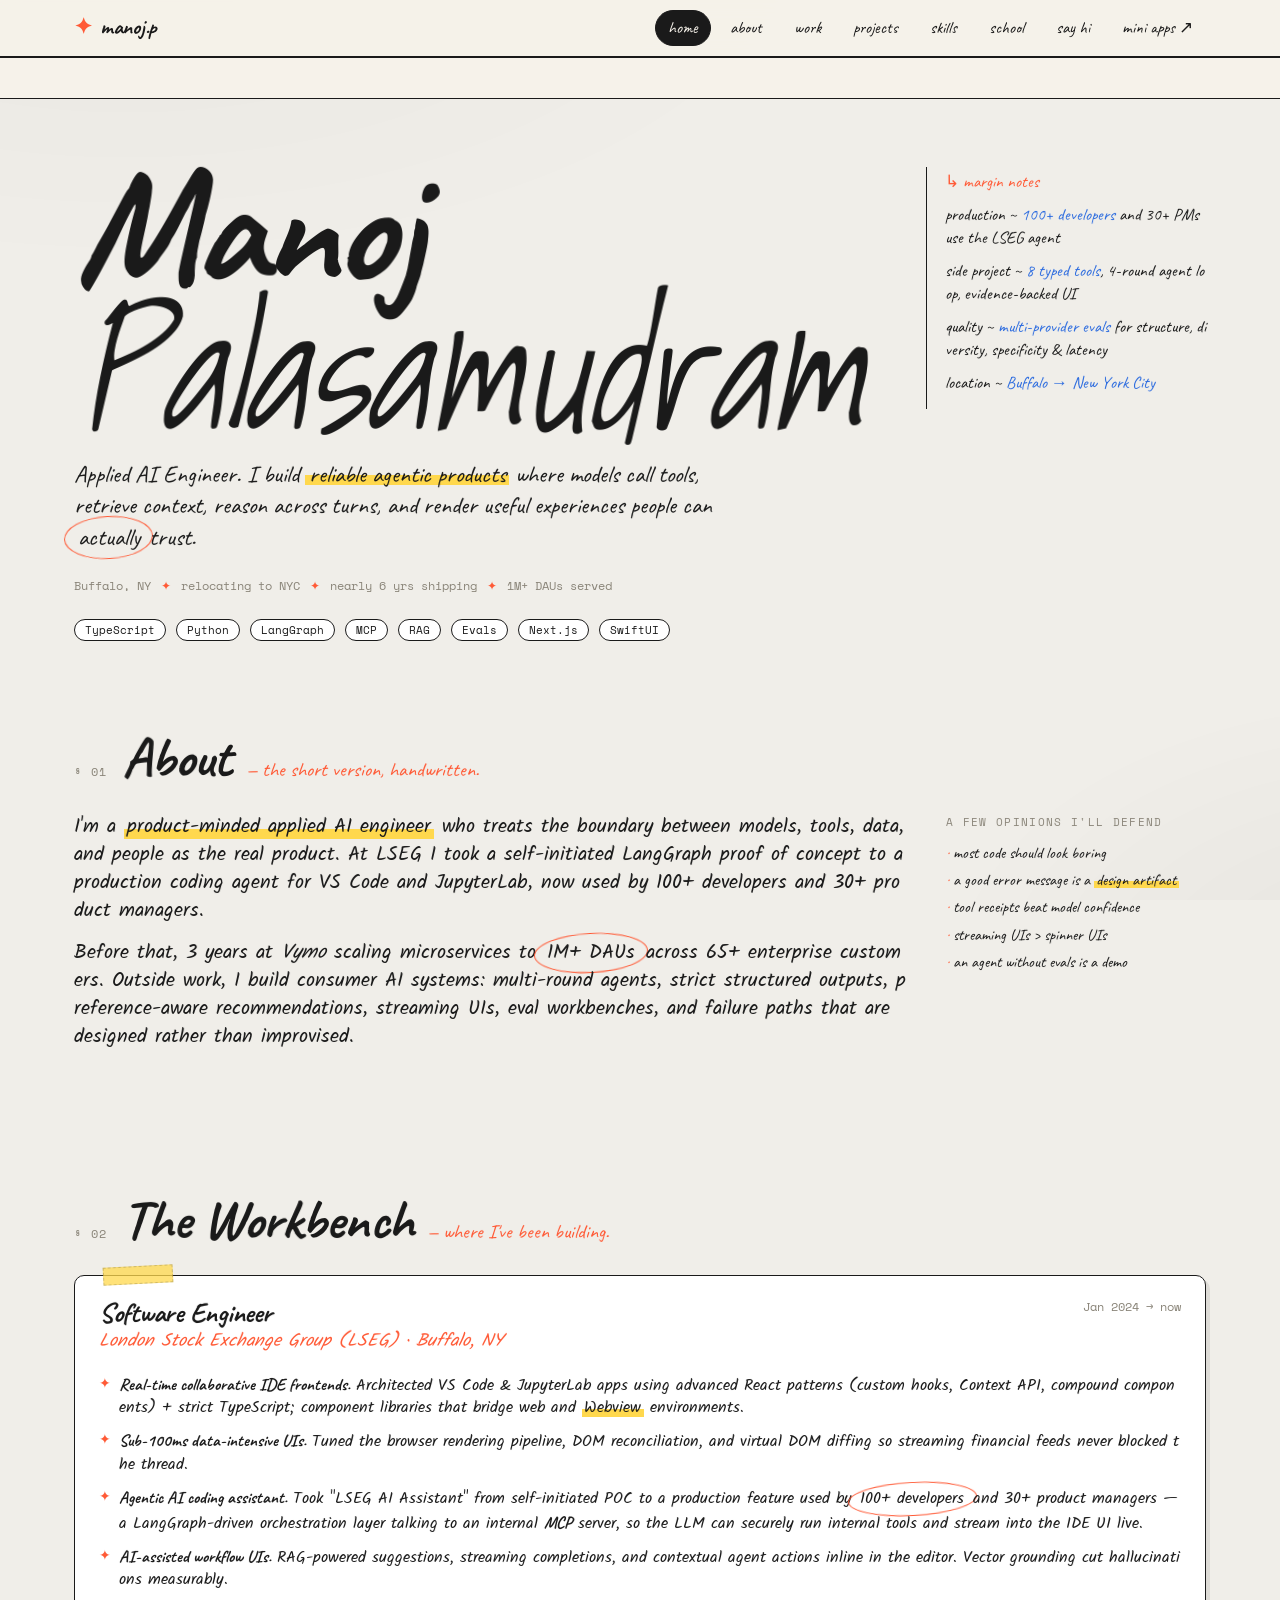
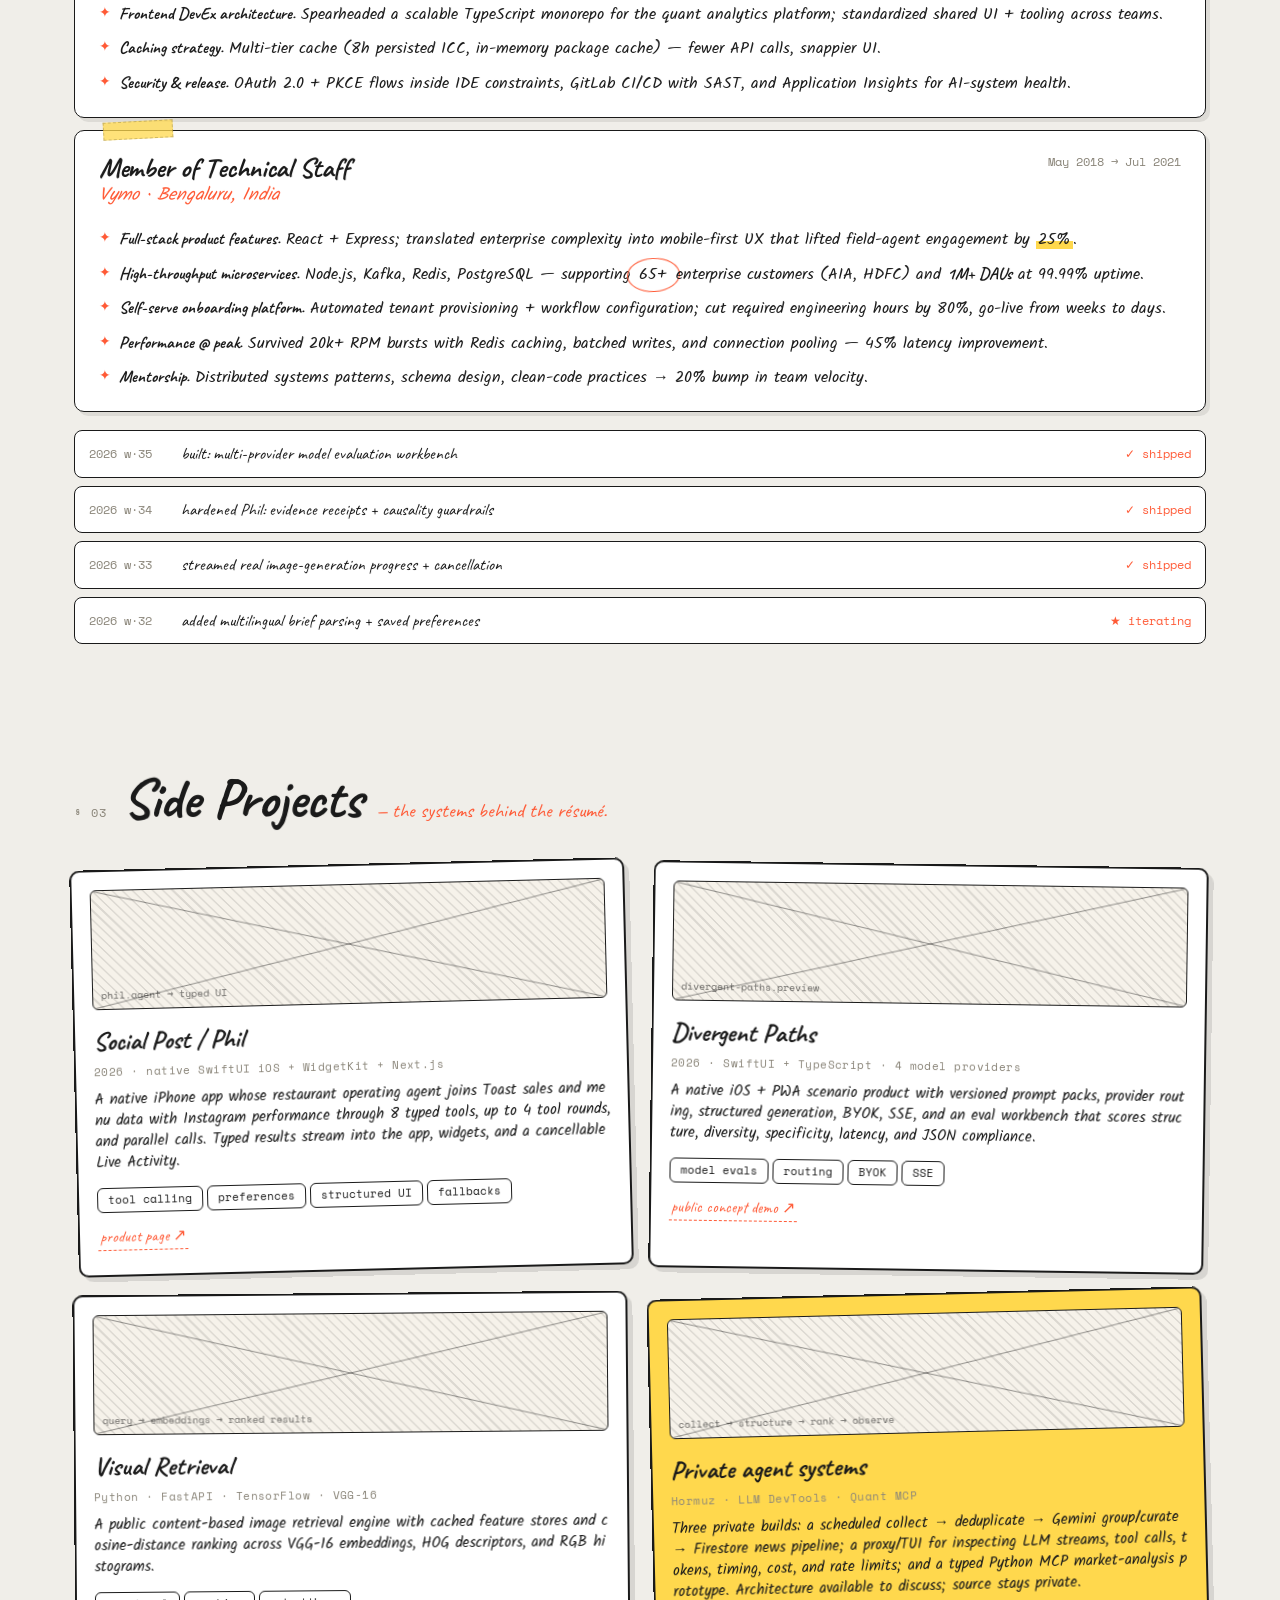
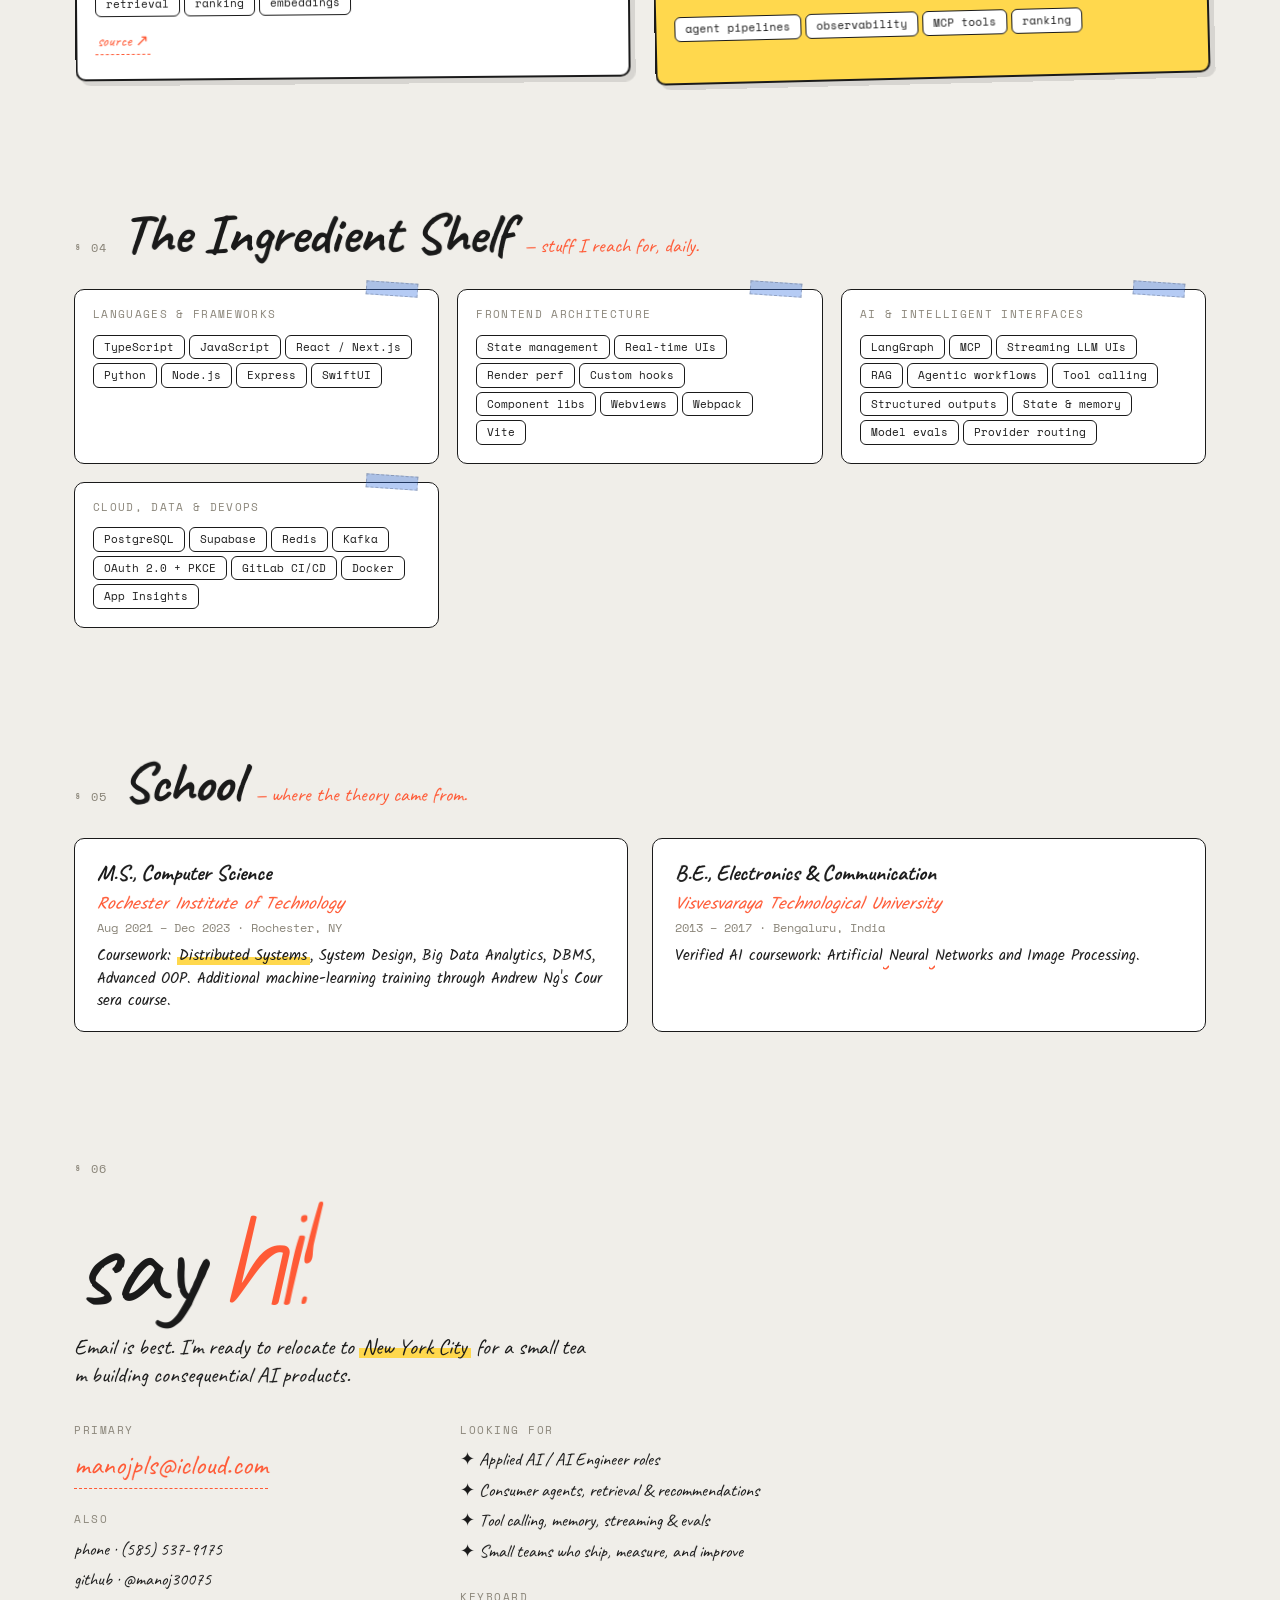
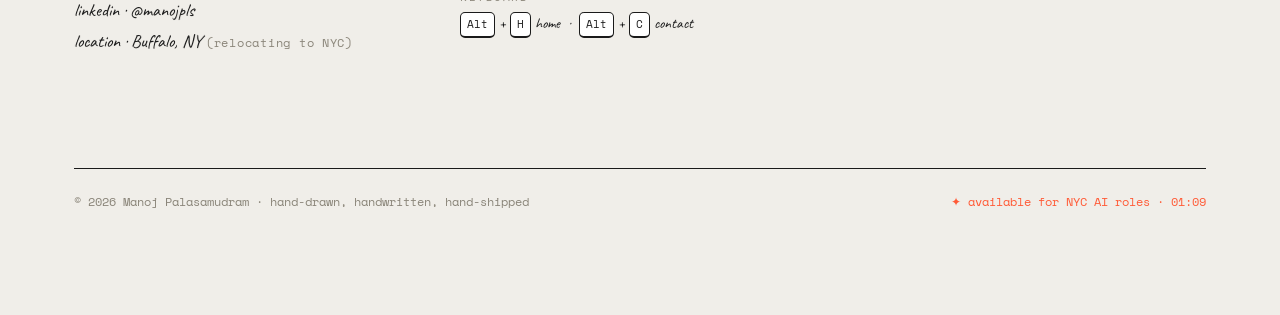
<file: index.html>
<!DOCTYPE html>
<html lang="en">
<head>
    <meta charset="UTF-8">
    <meta name="viewport" content="width=device-width, initial-scale=1.0">
    <meta name="description" content="Manoj Palasamudram — Applied AI Engineer building production agents, tool-calling systems, RAG, retrieval, evaluations, and streaming product experiences in TypeScript and Python.">
    <meta name="keywords" content="Applied AI Engineer, AI Engineer, TypeScript, Python, LangGraph, MCP, RAG, LLM evaluations, tool calling, retrieval, streaming AI, LSEG, New York City">
    <meta name="theme-color" content="#f6f2ea">
    <link rel="canonical" href="https://manoj30075.github.io/my-portfolio-new/">
    <link rel="icon" href='data:image/svg+xml,<svg xmlns="http://www.w3.org/2000/svg" viewBox="0 0 100 100"><rect width="100" height="100" rx="18" fill="%23f6f2ea"/><text x="50" y="70" font-size="72" text-anchor="middle" fill="%23ff5a36" font-family="Caveat, cursive" font-weight="700">m</text></svg>'>

    <meta property="og:type" content="website">
    <meta property="og:title" content="Manoj Palasamudram | Applied AI Engineer">
    <meta property="og:description" content="Production agents, tool calling, retrieval, evaluations, streaming UI, and consumer AI products.">
    <meta property="og:url" content="https://manoj30075.github.io/my-portfolio-new/">
    <meta name="twitter:card" content="summary">
    <meta name="twitter:title" content="Manoj Palasamudram | Applied AI Engineer">
    <meta name="twitter:description" content="Production agents, tool calling, retrieval, evaluations, and streaming AI product experiences.">

    <title>Manoj Palasamudram · Applied AI Engineer</title>

    <link rel="preconnect" href="https://fonts.googleapis.com">
    <link rel="preconnect" href="https://fonts.gstatic.com" crossorigin>
    <link href="https://fonts.googleapis.com/css2?family=Caveat:wght@400;600;700&family=Kalam:wght@300;400;700&family=Shadows+Into+Light&family=Space+Mono:wght@400;700&display=swap" rel="stylesheet">
    <link rel="stylesheet" href="style.css">

    <script type="application/ld+json">
    {
      "@context": "https://schema.org",
      "@type": "Person",
      "name": "Manoj Palasamudram",
      "jobTitle": "Applied AI Engineer",
      "url": "https://manoj30075.github.io/my-portfolio-new/",
      "email": "mailto:manojpls@icloud.com",
      "telephone": "+1-585-537-9175",
      "address": { "@type": "PostalAddress", "addressLocality": "Buffalo", "addressRegion": "NY", "addressCountry": "US" },
      "sameAs": [
        "https://github.com/manoj30075",
        "https://www.linkedin.com/in/manojpls"
      ]
    }
    </script>
</head>
<body>
    <a class="skip-link" href="#main">Skip to content</a>

    <nav class="top-nav" aria-label="Primary">
        <div class="nav-inner">
            <a href="#home" class="nav-brand"><span class="brand-mark">✦</span> manoj.p</a>
            <a href="#home" class="active">home</a>
            <a href="#about">about</a>
            <a href="#experience">work</a>
            <a href="#projects">projects</a>
            <a href="#skills">skills</a>
            <a href="#education">school</a>
            <a href="#contact">say hi</a>
            <a href="apps.html">mini apps ↗</a>
        </div>
    </nav>

    <div class="marquee" aria-hidden="true">
        <div class="marquee-track">
            <span>✦ now · shipping a production LangGraph + MCP agent @ LSEG</span>
            <span>✦ building · Phil, a tool-using restaurant operating agent</span>
            <span>✦ evaluating · OpenAI, Gemini, Anthropic & Apple models side by side</span>
            <span>✦ relocating · New York City for the right AI team</span>
            <span>✦ evidence over vibes · typed outputs, evals, traces, graceful failure</span>
            <span>✦ now · shipping a production LangGraph + MCP agent @ LSEG</span>
            <span>✦ building · Phil, a tool-using restaurant operating agent</span>
        </div>
    </div>

    <main id="main" class="container" role="main">

        <!-- ── HERO ────────────────────────────────────────────── -->
        <header class="hero" id="home">
            <div class="hero-grid">
                <div>
                    <h1 class="hero-name">
                        <span class="given">Manoj</span>
                        <span class="family">Palasamudram</span>
                    </h1>
                    <p class="hero-tag">
                        Applied AI Engineer. I build <span class="highlight">reliable agentic products</span>
                        where models call tools, retrieve context, reason across turns, and render
                        useful experiences people can <span class="circled">actually</span> trust.
                    </p>
                    <div class="hero-meta">
                        <span>Buffalo, NY</span>
                        <span class="dot">✦</span>
                        <span>relocating to NYC</span>
                        <span class="dot">✦</span>
                        <span>nearly 6 yrs shipping</span>
                        <span class="dot">✦</span>
                        <span>1M+ DAUs served</span>
                    </div>
                    <div class="hero-tags">
                        <span class="tag">TypeScript</span>
                        <span class="tag">Python</span>
                        <span class="tag">LangGraph</span>
                        <span class="tag">MCP</span>
                        <span class="tag">RAG</span>
                        <span class="tag">Evals</span>
                        <span class="tag">Next.js</span>
                        <span class="tag">SwiftUI</span>
                    </div>
                </div>

                <aside class="margin-notes" aria-label="Margin notes">
                    <span class="mn-heading">↳ margin notes</span>
                    <span class="mn-row">production&nbsp;~ <em>100+ developers</em> and 30+ PMs use the LSEG agent</span>
                    <span class="mn-row">side project&nbsp;~ <em>8 typed tools</em>, 4-round agent loop, evidence-backed UI</span>
                    <span class="mn-row">quality&nbsp;~ <em>multi-provider evals</em> for structure, diversity, specificity & latency</span>
                    <span class="mn-row">location&nbsp;~ <em>Buffalo → New York City</em></span>
                </aside>
            </div>
        </header>

        <!-- ── ABOUT ───────────────────────────────────────────── -->
        <section class="about" id="about" aria-labelledby="about-heading">
            <div class="section-head">
                <span class="section-kicker">§ 01</span>
                <h2 id="about-heading">About</h2>
                <span class="section-dek">— the short version, handwritten.</span>
            </div>

            <div class="about-body">
                <div>
                    <p>
                        I'm a <span class="highlight">product-minded applied AI engineer</span> who treats
                        the boundary between models, tools, data, and people as the real product.
                        At LSEG I took a self-initiated LangGraph proof of concept to a production
                        coding agent for VS&nbsp;Code and JupyterLab, now used by 100+ developers
                        and 30+ product managers.
                    </p>
                    <p>
                        Before that, 3 years at <em>Vymo</em> scaling microservices to
                        <span class="circled">1M+ DAUs</span> across 65+ enterprise
                        customers. Outside work, I build consumer AI systems: multi-round agents,
                        strict structured outputs, preference-aware recommendations, streaming UIs,
                        eval workbenches, and failure paths that are designed rather than improvised.
                    </p>
                </div>

                <div class="opinions">
                    <h4>A few opinions I'll defend</h4>
                    <ul>
                        <li>most code should look boring</li>
                        <li>a good error message is a <span class="highlight">design artifact</span></li>
                        <li>tool receipts beat model confidence</li>
                        <li>streaming UIs &gt; spinner UIs</li>
                        <li>an agent without evals is a demo</li>
                    </ul>
                </div>
            </div>
        </section>

        <!-- ── EXPERIENCE (workbench) ──────────────────────────── -->
        <section class="experience" id="experience" aria-labelledby="experience-heading">
            <div class="section-head">
                <span class="section-kicker">§ 02</span>
                <h2 id="experience-heading">The Workbench</h2>
                <span class="section-dek">— where I've been building.</span>
            </div>

            <div class="workbench">
                <article class="job">
                    <div class="job-header">
                        <div>
                            <h3>Software Engineer</h3>
                            <div class="company">London Stock Exchange Group (LSEG) · Buffalo, NY</div>
                        </div>
                        <div class="period">Jan 2024 → now</div>
                    </div>
                    <ul class="achievements">
                        <li>
                            <strong>Real-time collaborative IDE frontends.</strong>
                            Architected VS&nbsp;Code & JupyterLab apps using advanced React patterns
                            (custom hooks, Context API, compound components) + strict TypeScript;
                            component libraries that bridge web and <span class="highlight">Webview</span> environments.
                        </li>
                        <li>
                            <strong>Sub-100ms data-intensive UIs.</strong>
                            Tuned the browser rendering pipeline, DOM reconciliation, and virtual
                            DOM diffing so streaming financial feeds never blocked the thread.
                        </li>
                        <li>
                            <strong>Agentic AI coding assistant.</strong>
                            Took "LSEG AI Assistant" from self-initiated POC to a production feature
                            used by <span class="circled">100+ developers</span> and 30+ product managers — a LangGraph-driven
                            orchestration layer talking to an internal <strong>MCP</strong> server,
                            so the LLM can securely run internal tools and stream into the IDE UI live.
                        </li>
                        <li>
                            <strong>AI-assisted workflow UIs.</strong>
                            RAG-powered suggestions, streaming completions, and contextual agent
                            actions inline in the editor. Vector grounding cut hallucinations measurably.
                        </li>
                        <li>
                            <strong>Frontend DevEx architecture.</strong>
                            Spearheaded a scalable TypeScript monorepo for the quant analytics
                            platform; standardized shared UI + tooling across teams.
                        </li>
                        <li>
                            <strong>Caching strategy.</strong>
                            Multi-tier cache (8h persisted ICC, in-memory package cache) —
                            fewer API calls, snappier UI.
                        </li>
                        <li>
                            <strong>Security & release.</strong>
                            OAuth&nbsp;2.0 + PKCE flows inside IDE constraints, GitLab CI/CD with
                            SAST, and Application Insights for AI-system health.
                        </li>
                    </ul>
                </article>

                <article class="job">
                    <div class="job-header">
                        <div>
                            <h3>Member of Technical Staff</h3>
                            <div class="company">Vymo · Bengaluru, India</div>
                        </div>
                        <div class="period">May 2018 → Jul 2021</div>
                    </div>
                    <ul class="achievements">
                        <li>
                            <strong>Full-stack product features.</strong>
                            React + Express; translated enterprise complexity into mobile-first UX
                            that lifted field-agent engagement by <span class="highlight">25%</span>.
                        </li>
                        <li>
                            <strong>High-throughput microservices.</strong>
                            Node.js, Kafka, Redis, PostgreSQL — supporting <span class="circled">65+</span>
                            enterprise customers (AIA, HDFC) and <strong>1M+ DAUs</strong> at 99.99% uptime.
                        </li>
                        <li>
                            <strong>Self-serve onboarding platform.</strong>
                            Automated tenant provisioning + workflow configuration; cut required
                            engineering hours by 80%, go-live from weeks to days.
                        </li>
                        <li>
                            <strong>Performance @ peak.</strong>
                            Survived 20k+ RPM bursts with Redis caching, batched writes, and
                            connection pooling — 45% latency improvement.
                        </li>
                        <li>
                            <strong>Mentorship.</strong>
                            Distributed systems patterns, schema design, clean-code practices
                            → 20% bump in team velocity.
                        </li>
                    </ul>
                </article>
            </div>

            <!-- mini weekly log in the Workshop spirit -->
            <div class="log-list" aria-label="Recent workbench log">
                <div class="log-row">
                    <span class="wk">2026 w·35</span>
                    <span class="what">built: multi-provider model evaluation workbench</span>
                    <span class="state">✓ shipped</span>
                </div>
                <div class="log-row">
                    <span class="wk">2026 w·34</span>
                    <span class="what">hardened Phil: evidence receipts + causality guardrails</span>
                    <span class="state">✓ shipped</span>
                </div>
                <div class="log-row">
                    <span class="wk">2026 w·33</span>
                    <span class="what">streamed real image-generation progress + cancellation</span>
                    <span class="state">✓ shipped</span>
                </div>
                <div class="log-row">
                    <span class="wk">2026 w·32</span>
                    <span class="what">added multilingual brief parsing + saved preferences</span>
                    <span class="state">★ iterating</span>
                </div>
            </div>
        </section>

        <!-- ── PROJECTS ────────────────────────────────────────── -->
        <section class="projects" id="projects" aria-labelledby="projects-heading">
            <div class="section-head">
                <span class="section-kicker">§ 03</span>
                <h2 id="projects-heading">Side Projects</h2>
                <span class="section-dek">— the systems behind the résumé.</span>
            </div>

            <div class="project-wall">
                <article class="project-card">
                    <div class="project-sketch"><span class="sketch-label">phil.agent → typed UI</span></div>
                    <h3>Social Post / Phil</h3>
                    <p class="project-meta">2026 · native SwiftUI iOS + WidgetKit + Next.js</p>
                    <p>A native iPhone app whose restaurant operating agent joins Toast sales and menu data with Instagram performance through 8 typed tools, up to 4 tool rounds, and parallel calls. Typed results stream into the app, widgets, and a cancellable Live Activity.</p>
                    <div class="project-tags">
                        <span class="chip">tool calling</span><span class="chip">preferences</span><span class="chip">structured UI</span><span class="chip">fallbacks</span>
                    </div>
                    <div class="project-links">
                        <a href="https://manoj30075.github.io/social-post-site/" target="_blank" rel="noopener noreferrer">product page ↗</a>
                    </div>
                </article>

                <article class="project-card">
                    <div class="project-sketch"><span class="sketch-label">divergent-paths.preview</span></div>
                    <h3>Divergent Paths</h3>
                    <p class="project-meta">2026 · SwiftUI + TypeScript · 4 model providers</p>
                    <p>A native iOS + PWA scenario product with versioned prompt packs, provider routing, structured generation, BYOK, SSE, and an eval workbench that scores structure, diversity, specificity, latency, and JSON compliance.</p>
                    <div class="project-tags">
                        <span class="chip">model evals</span><span class="chip">routing</span><span class="chip">BYOK</span><span class="chip">SSE</span>
                    </div>
                    <div class="project-links">
                        <a href="https://the-road-not-taken.netlify.app/" target="_blank" rel="noopener noreferrer">public concept demo ↗</a>
                    </div>
                </article>

                <article class="project-card">
                    <div class="project-sketch"><span class="sketch-label">query → embeddings → ranked results</span></div>
                    <h3>Visual Retrieval</h3>
                    <p class="project-meta">Python · FastAPI · TensorFlow · VGG-16</p>
                    <p>A public content-based image retrieval engine with cached feature stores and cosine-distance ranking across VGG-16 embeddings, HOG descriptors, and RGB histograms.</p>
                    <div class="project-tags">
                        <span class="chip">retrieval</span><span class="chip">ranking</span><span class="chip">embeddings</span>
                    </div>
                    <div class="project-links">
                        <a href="https://github.com/manoj30075/CBIR" target="_blank" rel="noopener noreferrer">source ↗</a>
                    </div>
                </article>

                <article class="project-card accent-card">
                    <div class="project-sketch"><span class="sketch-label">collect → structure → rank → observe</span></div>
                    <h3>Private agent systems</h3>
                    <p class="project-meta">Hormuz · LLM DevTools · Quant MCP</p>
                    <p>Three private builds: a scheduled collect → deduplicate → Gemini group/curate → Firestore news pipeline; a proxy/TUI for inspecting LLM streams, tool calls, tokens, timing, cost, and rate limits; and a typed Python MCP market-analysis prototype. Architecture available to discuss; source stays private.</p>
                    <div class="project-tags">
                        <span class="chip">agent pipelines</span><span class="chip">observability</span><span class="chip">MCP tools</span><span class="chip">ranking</span>
                    </div>
                </article>
            </div>
        </section>

        <!-- ── SKILLS (ingredient shelf) ───────────────────────── -->
        <section class="skills" id="skills" aria-labelledby="skills-heading">
            <div class="section-head">
                <span class="section-kicker">§ 04</span>
                <h2 id="skills-heading">The Ingredient Shelf</h2>
                <span class="section-dek">— stuff I reach for, daily.</span>
            </div>

            <div class="shelf">
                <div class="shelf-row">
                    <h4>Languages & Frameworks</h4>
                    <div class="shelf-body">
                        <span class="chip">TypeScript</span>
                        <span class="chip">JavaScript</span>
                        <span class="chip">React / Next.js</span>
                        <span class="chip">Python</span>
                        <span class="chip">Node.js</span>
                        <span class="chip">Express</span>
                        <span class="chip">SwiftUI</span>
                    </div>
                </div>

                <div class="shelf-row">
                    <h4>Frontend Architecture</h4>
                    <div class="shelf-body">
                        <span class="chip">State management</span>
                        <span class="chip">Real-time UIs</span>
                        <span class="chip">Render perf</span>
                        <span class="chip">Custom hooks</span>
                        <span class="chip">Component libs</span>
                        <span class="chip">Webviews</span>
                        <span class="chip">Webpack</span>
                        <span class="chip">Vite</span>
                    </div>
                </div>

                <div class="shelf-row">
                    <h4>AI & Intelligent Interfaces</h4>
                    <div class="shelf-body">
                        <span class="chip">LangGraph</span>
                        <span class="chip">MCP</span>
                        <span class="chip">Streaming LLM UIs</span>
                        <span class="chip">RAG</span>
                        <span class="chip">Agentic workflows</span>
                        <span class="chip">Tool calling</span>
                        <span class="chip">Structured outputs</span>
                        <span class="chip">State & memory</span>
                        <span class="chip">Model evals</span>
                        <span class="chip">Provider routing</span>
                    </div>
                </div>

                <div class="shelf-row">
                    <h4>Cloud, Data & DevOps</h4>
                    <div class="shelf-body">
                        <span class="chip">PostgreSQL</span>
                        <span class="chip">Supabase</span>
                        <span class="chip">Redis</span>
                        <span class="chip">Kafka</span>
                        <span class="chip">OAuth 2.0 + PKCE</span>
                        <span class="chip">GitLab CI/CD</span>
                        <span class="chip">Docker</span>
                        <span class="chip">App Insights</span>
                    </div>
                </div>
            </div>
        </section>

        <!-- ── EDUCATION ───────────────────────────────────────── -->
        <section class="education" id="education" aria-labelledby="edu-heading">
            <div class="section-head">
                <span class="section-kicker">§ 05</span>
                <h2 id="edu-heading">School</h2>
                <span class="section-dek">— where the theory came from.</span>
            </div>

            <div class="edu-grid">
                <div class="edu-item">
                    <h4>M.S., Computer Science</h4>
                    <div class="institution">Rochester Institute of Technology</div>
                    <div class="period">Aug 2021 – Dec 2023 · Rochester, NY</div>
                    <div class="coursework">
                        Coursework: <span class="highlight">Distributed Systems</span>, System Design,
                        Big Data Analytics, DBMS, Advanced OOP. Additional machine-learning training
                        through Andrew Ng's Coursera course.
                    </div>
                </div>

                <div class="edu-item">
                    <h4>B.E., Electronics & Communication</h4>
                    <div class="institution">Visvesvaraya Technological University</div>
                    <div class="period">2013 – 2017 · Bengaluru, India</div>
                    <div class="coursework">
                        Verified AI coursework: <span class="underline-wavy">Artificial Neural Networks</span>
                        and Image Processing.
                    </div>
                </div>
            </div>
        </section>

        <!-- ── CONTACT ─────────────────────────────────────────── -->
        <section class="contact" id="contact" aria-labelledby="contact-heading">
            <div class="section-head">
                <span class="section-kicker">§ 06</span>
                <h2 id="contact-heading" class="sr-only" style="position:absolute;left:-9999px">Contact</h2>
            </div>

            <p class="contact-hero">say <em>hi!</em></p>
            <p class="contact-lead">
                Email is best. I'm ready to relocate to <span class="highlight">New York City</span>
                for a small team building consequential AI products.
            </p>

            <div class="contact-grid">
                <div class="contact-block">
                    <h4>Primary</h4>
                    <a class="contact-primary" href="mailto:manojpls@icloud.com">manojpls@icloud.com</a>

                    <h4 style="margin-top:22px">Also</h4>
                    <div class="contact-list">
                        <div>phone · <a href="tel:+15855379175">(585) 537-9175</a></div>
                        <div>github · <a href="https://github.com/manoj30075" target="_blank" rel="noopener noreferrer" class="underline-wavy">@manoj30075</a></div>
                        <div>linkedin · <a href="https://linkedin.com/in/manojpls" target="_blank" rel="noopener noreferrer" class="underline-wavy">@manojpls</a></div>
                        <div>location · Buffalo, NY <span class="small">(relocating to NYC)</span></div>
                    </div>
                </div>

                <div class="contact-block">
                    <h4>Looking for</h4>
                    <div class="contact-list">
                        <div>✦ Applied AI / AI Engineer roles</div>
                        <div>✦ Consumer agents, retrieval & recommendations</div>
                        <div>✦ Tool calling, memory, streaming & evals</div>
                        <div>✦ Small teams who ship, measure, and improve</div>
                    </div>

                    <h4 style="margin-top:22px">Keyboard</h4>
                    <div class="contact-list" style="font-size:15px">
                        <span class="kbd">Alt</span> + <span class="kbd">H</span> home &nbsp;·&nbsp;
                        <span class="kbd">Alt</span> + <span class="kbd">C</span> contact
                    </div>
                </div>
            </div>
        </section>

        <footer>
            <span>© 2026 Manoj Palasamudram · hand-drawn, handwritten, hand-shipped</span>
            <span class="status">✦ available for NYC AI roles · <span id="current-time"></span></span>
        </footer>
    </main>

    <script src="script.js"></script>
</body>
</html>
</file>
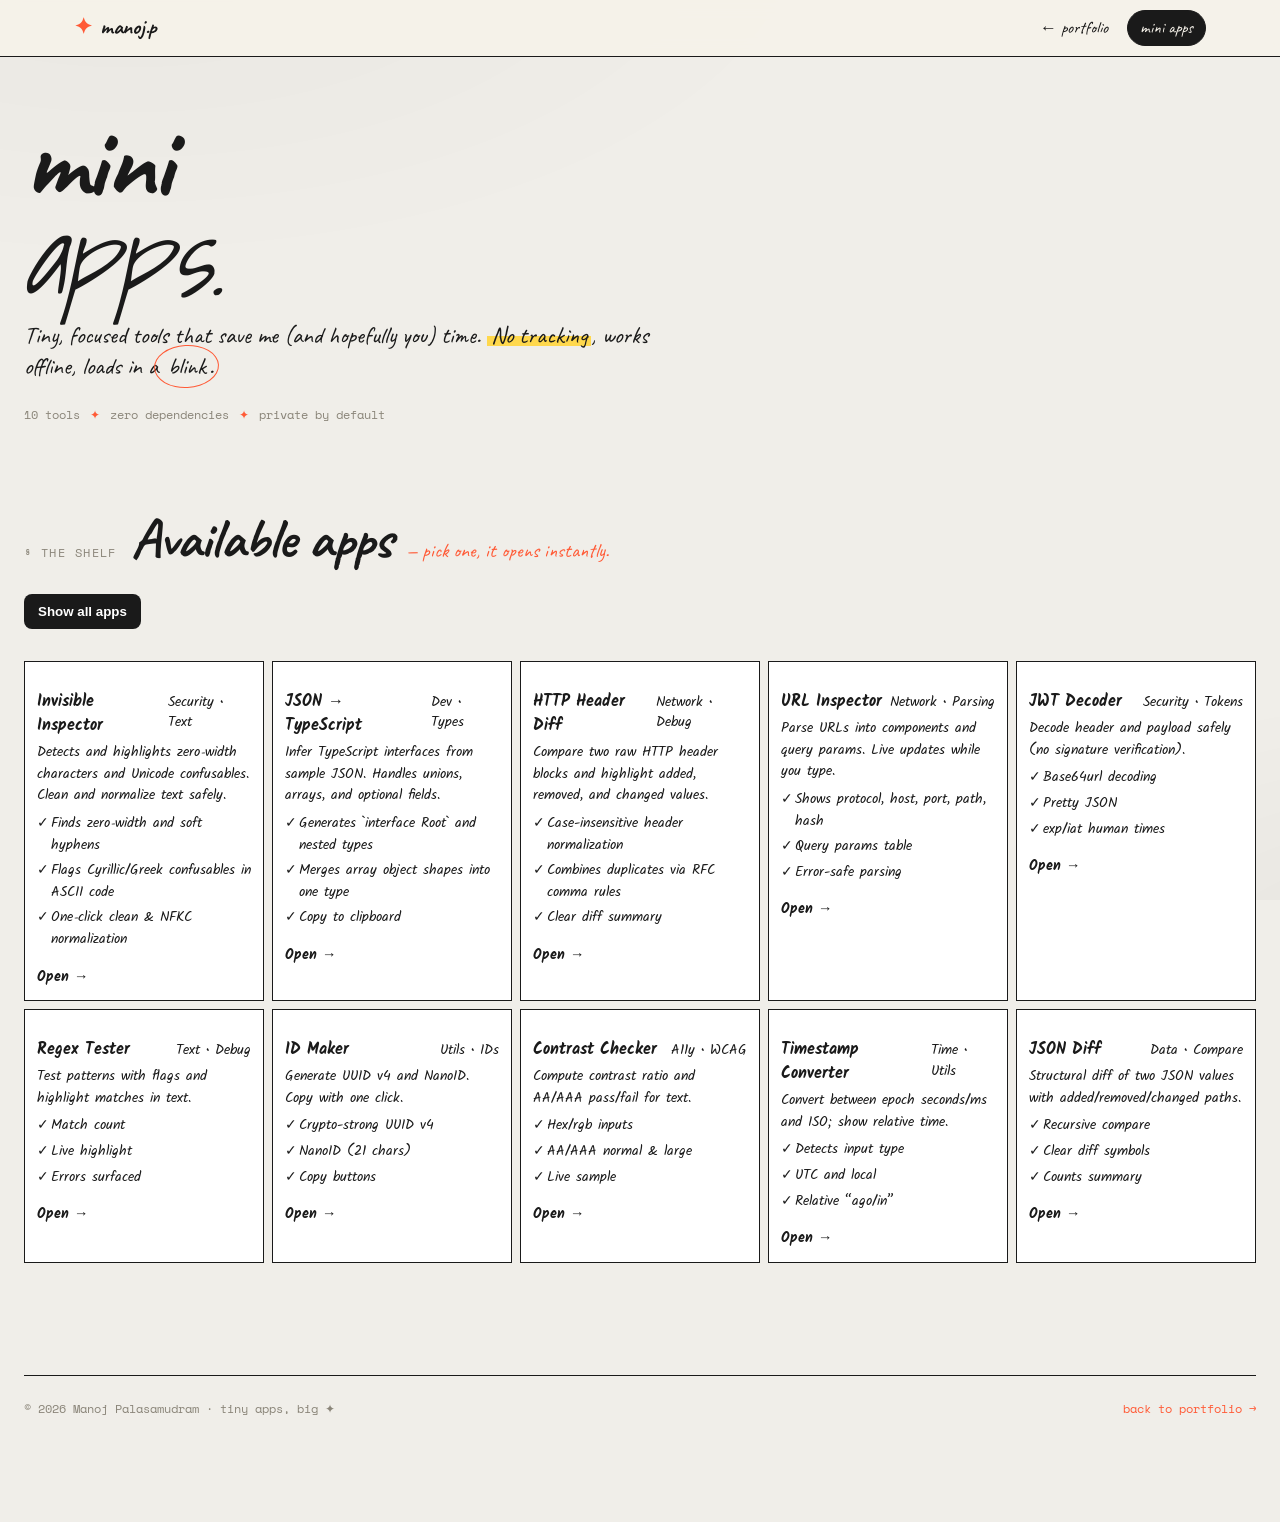
<file: apps.html>
<!DOCTYPE html>
<html lang="en">
<head>
  <meta charset="UTF-8">
  <meta name="viewport" content="width=device-width, initial-scale=1.0">
  <meta name="description" content="Mini apps by Manoj Palasamudram — tiny, focused, offline-friendly developer utilities.">
  <link rel="canonical" href="https://www.manojp.me/apps.html">
  <meta name="theme-color" content="#f6f2ea">
  <title>Mini Apps · Manoj Palasamudram</title>
  <link rel="icon" href='data:image/svg+xml,<svg xmlns="http://www.w3.org/2000/svg" viewBox="0 0 100 100"><rect width="100" height="100" rx="18" fill="%23f6f2ea"/><text x="50" y="70" font-size="72" text-anchor="middle" fill="%23ff5a36" font-family="Caveat, cursive" font-weight="700">m</text></svg>'>

  <link rel="preconnect" href="https://fonts.googleapis.com">
  <link rel="preconnect" href="https://fonts.gstatic.com" crossorigin>
  <link href="https://fonts.googleapis.com/css2?family=Caveat:wght@400;600;700&family=Kalam:wght@300;400;700&family=Shadows+Into+Light&family=Space+Mono:wght@400;700&display=swap" rel="stylesheet">
  <link rel="stylesheet" href="style.css">
  <link rel="stylesheet" href="apps/apps.css">
</head>
<body>
  <a class="skip-link" href="#main">Skip to content</a>

  <nav class="top-nav" aria-label="Primary">
    <div class="nav-inner">
      <a href="index.html" class="nav-brand"><span class="brand-mark">✦</span> manoj.p</a>
      <a href="index.html">← portfolio</a>
      <a href="apps.html" aria-current="page">mini apps</a>
    </div>
  </nav>

  <main id="main" class="container-wide" role="main">
    <header class="hero" id="apps-home">
      <div style="max-width:780px">
        <h1 class="hero-name" style="font-size:clamp(56px, 9vw, 110px)">
          <span class="given">mini</span>
          <span class="family">apps.</span>
        </h1>
        <p class="hero-tag">
          Tiny, focused tools that save me (and hopefully you) time.
          <span class="highlight">No tracking</span>, works offline,
          loads in a <span class="circled">blink</span>.
        </p>
        <div class="hero-meta">
          <span>10 tools</span>
          <span class="dot">✦</span>
          <span>zero dependencies</span>
          <span class="dot">✦</span>
          <span>private by default</span>
        </div>
      </div>
    </header>

    <section aria-labelledby="apps-heading">
      <div class="section-head">
        <span class="section-kicker">§ the shelf</span>
        <h2 id="apps-heading">Available apps</h2>
        <span class="section-dek">— pick one, it opens instantly.</span>
      </div>
      <button id="toggle-apps" class="toggle-apps" aria-expanded="false" aria-controls="apps-grid">Show all apps</button>

      <div id="apps-grid" class="apps-grid" hidden>
        <a class="app-card" href="apps/invisible-inspector.html">
          <div class="app-card-header">
            <h3>Invisible Inspector</h3>
            <span class="app-tag">Security • Text</span>
          </div>
          <p class="app-desc">Detects and highlights zero‑width characters and Unicode confusables. Clean and normalize text safely.</p>
          <ul class="app-features">
            <li>Finds zero‑width and soft hyphens</li>
            <li>Flags Cyrillic/Greek confusables in ASCII code</li>
            <li>One‑click clean & NFKC normalization</li>
          </ul>
          <div class="app-cta">Open →</div>
        </a>

        <a class="app-card" href="apps/json-to-ts.html">
          <div class="app-card-header">
            <h3>JSON → TypeScript</h3>
            <span class="app-tag">Dev • Types</span>
          </div>
          <p class="app-desc">Infer TypeScript interfaces from sample JSON. Handles unions, arrays, and optional fields.</p>
          <ul class="app-features">
            <li>Generates `interface Root` and nested types</li>
            <li>Merges array object shapes into one type</li>
            <li>Copy to clipboard</li>
          </ul>
          <div class="app-cta">Open →</div>
        </a>

        <a class="app-card" href="apps/header-diff.html">
          <div class="app-card-header">
            <h3>HTTP Header Diff</h3>
            <span class="app-tag">Network • Debug</span>
          </div>
          <p class="app-desc">Compare two raw HTTP header blocks and highlight added, removed, and changed values.</p>
          <ul class="app-features">
            <li>Case-insensitive header normalization</li>
            <li>Combines duplicates via RFC comma rules</li>
            <li>Clear diff summary</li>
          </ul>
          <div class="app-cta">Open →</div>
        </a>

        <a class="app-card" href="apps/url-inspector.html">
          <div class="app-card-header">
            <h3>URL Inspector</h3>
            <span class="app-tag">Network • Parsing</span>
          </div>
          <p class="app-desc">Parse URLs into components and query params. Live updates while you type.</p>
          <ul class="app-features">
            <li>Shows protocol, host, port, path, hash</li>
            <li>Query params table</li>
            <li>Error-safe parsing</li>
          </ul>
          <div class="app-cta">Open →</div>
        </a>

        <a class="app-card" href="apps/jwt-decoder.html">
          <div class="app-card-header">
            <h3>JWT Decoder</h3>
            <span class="app-tag">Security • Tokens</span>
          </div>
          <p class="app-desc">Decode header and payload safely (no signature verification).</p>
          <ul class="app-features">
            <li>Base64url decoding</li>
            <li>Pretty JSON</li>
            <li>exp/iat human times</li>
          </ul>
          <div class="app-cta">Open →</div>
        </a>

        <a class="app-card" href="apps/regex-tester.html">
          <div class="app-card-header">
            <h3>Regex Tester</h3>
            <span class="app-tag">Text • Debug</span>
          </div>
          <p class="app-desc">Test patterns with flags and highlight matches in text.</p>
          <ul class="app-features">
            <li>Match count</li>
            <li>Live highlight</li>
            <li>Errors surfaced</li>
          </ul>
          <div class="app-cta">Open →</div>
        </a>

        <a class="app-card" href="apps/id-maker.html">
          <div class="app-card-header">
            <h3>ID Maker</h3>
            <span class="app-tag">Utils • IDs</span>
          </div>
          <p class="app-desc">Generate UUID v4 and NanoID. Copy with one click.</p>
          <ul class="app-features">
            <li>Crypto-strong UUID v4</li>
            <li>NanoID (21 chars)</li>
            <li>Copy buttons</li>
          </ul>
          <div class="app-cta">Open →</div>
        </a>

        <a class="app-card" href="apps/contrast-checker.html">
          <div class="app-card-header">
            <h3>Contrast Checker</h3>
            <span class="app-tag">A11y • WCAG</span>
          </div>
          <p class="app-desc">Compute contrast ratio and AA/AAA pass/fail for text.</p>
          <ul class="app-features">
            <li>Hex/rgb inputs</li>
            <li>AA/AAA normal & large</li>
            <li>Live sample</li>
          </ul>
          <div class="app-cta">Open →</div>
        </a>

        <a class="app-card" href="apps/timestamp-converter.html">
          <div class="app-card-header">
            <h3>Timestamp Converter</h3>
            <span class="app-tag">Time • Utils</span>
          </div>
          <p class="app-desc">Convert between epoch seconds/ms and ISO; show relative time.</p>
          <ul class="app-features">
            <li>Detects input type</li>
            <li>UTC and local</li>
            <li>Relative “ago/in”</li>
          </ul>
          <div class="app-cta">Open →</div>
        </a>

        <a class="app-card" href="apps/json-diff.html">
          <div class="app-card-header">
            <h3>JSON Diff</h3>
            <span class="app-tag">Data • Compare</span>
          </div>
          <p class="app-desc">Structural diff of two JSON values with added/removed/changed paths.</p>
          <ul class="app-features">
            <li>Recursive compare</li>
            <li>Clear diff symbols</li>
            <li>Counts summary</li>
          </ul>
          <div class="app-cta">Open →</div>
        </a>
      </div>
    </section>

    <footer>
      <span>© 2026 Manoj Palasamudram · tiny apps, big ✦</span>
      <span class="status">back to <a href="index.html" style="color:var(--accent)">portfolio →</a></span>
    </footer>
  </main>

  <script src="apps/apps.js" defer></script>
</body>
</html>
</file>
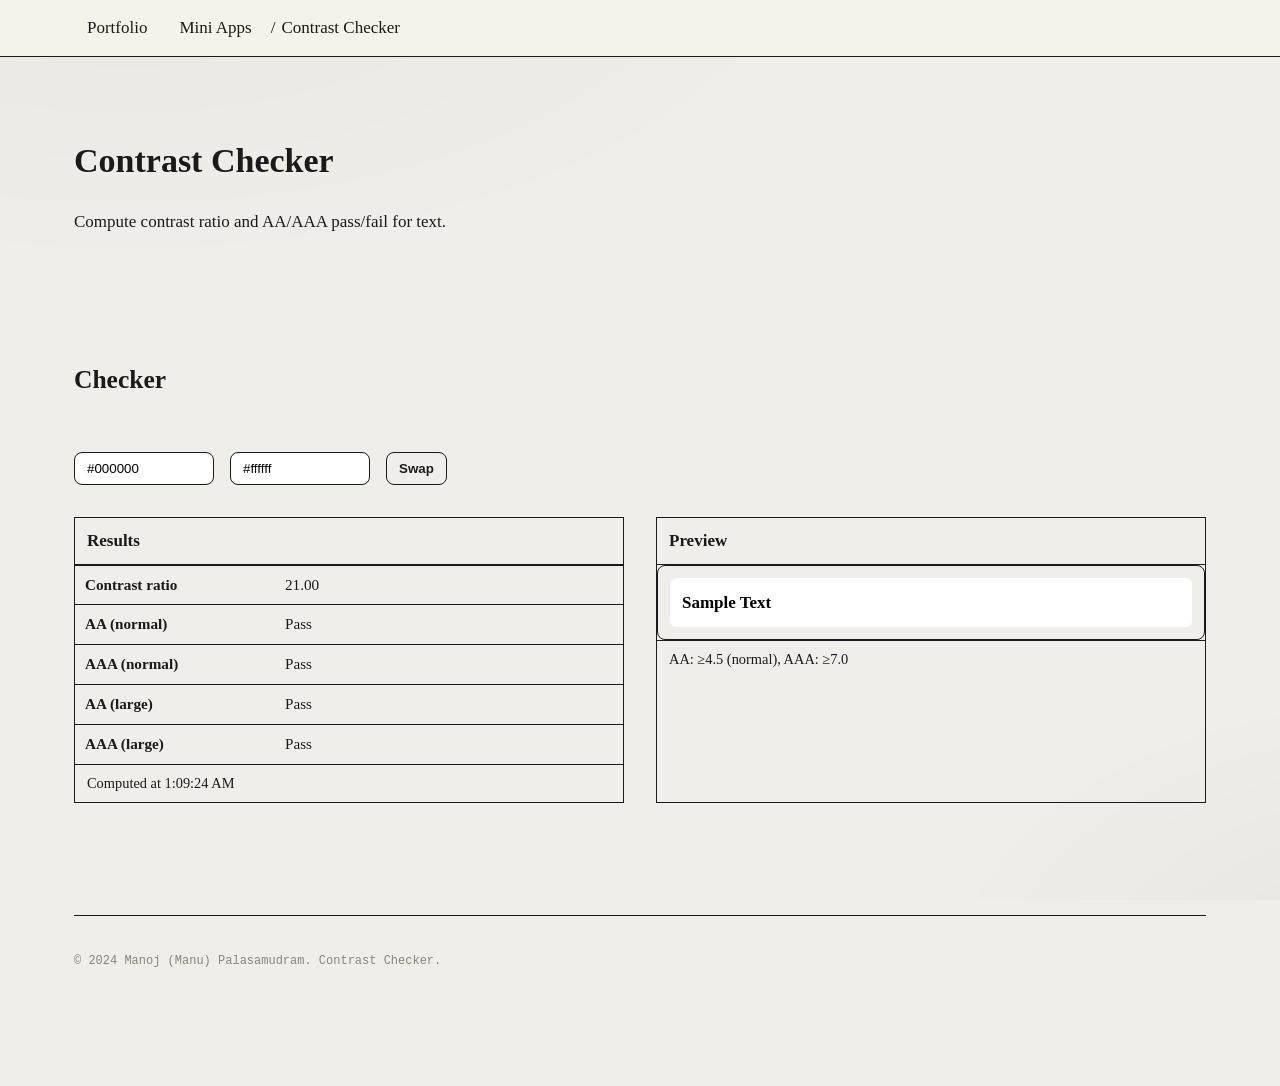
<file: apps/contrast-checker.html>
<!DOCTYPE html>
<html lang="en">
<head>
  <meta charset="UTF-8">
  <meta name="viewport" content="width=device-width, initial-scale=1.0">
  <meta name="description" content="Contrast Checker – WCAG AA/AAA results.">
  <title>Contrast Checker | Mini App</title>
  <link rel="preconnect" href="https://fonts.googleapis.com">
  <link rel="preconnect" href="https://fonts.gstatic.com" crossorigin>
  <link href="https://fonts.googleapis.com/css2?family=Inter:wght@400;500;600;700;800&display=swap" rel="stylesheet">
  <link rel="stylesheet" href="../style.css">
  <link rel="stylesheet" href="../apps/apps.css">
</head>
<body>
  <a class="skip-link" href="#main">Skip to content</a>
  <nav class="top-nav" aria-label="Primary">
    <div class="nav-inner">
      <a href="../index.html">Portfolio</a>
      <a href="../apps.html">Mini Apps</a>
      <span aria-hidden="true">/</span>
      <span>Contrast Checker</span>
    </div>
  </nav>

  <main id="main" class="container" role="main">
    <header class="hero">
      <h1>Contrast Checker</h1>
      <p class="title">Compute contrast ratio and AA/AAA pass/fail for text.</p>
    </header>

    <section class="app-layout" aria-labelledby="tool-heading">
      <h2 id="tool-heading">Checker</h2>
      <div class="app-controls">
        <input id="fg" type="text" placeholder="#000000" style="width:140px; padding:8px 12px; border:1px solid var(--accent-border); border-radius:8px;">
        <input id="bg" type="text" placeholder="#ffffff" style="width:140px; padding:8px 12px; border:1px solid var(--accent-border); border-radius:8px;">
        <button class="btn" id="swap">Swap</button>
      </div>
      <div class="app-io">
        <div class="panel">
          <header>Results</header>
          <table class="kv-table" id="results"></table>
          <div class="meta" id="ratio-meta">—</div>
        </div>
        <div class="panel">
          <header>Preview</header>
          <div class="contrast-sample">
            <div id="preview" class="contrast-preview">Sample Text</div>
          </div>
          <div class="meta">AA: ≥4.5 (normal), AAA: ≥7.0</div>
        </div>
      </div>
    </section>

    <footer>
      <p>&copy; 2024 Manoj (Manu) Palasamudram. Contrast Checker.</p>
    </footer>
  </main>

  <script src="./contrast-checker.js" defer></script>
</body>
</html>
</file>
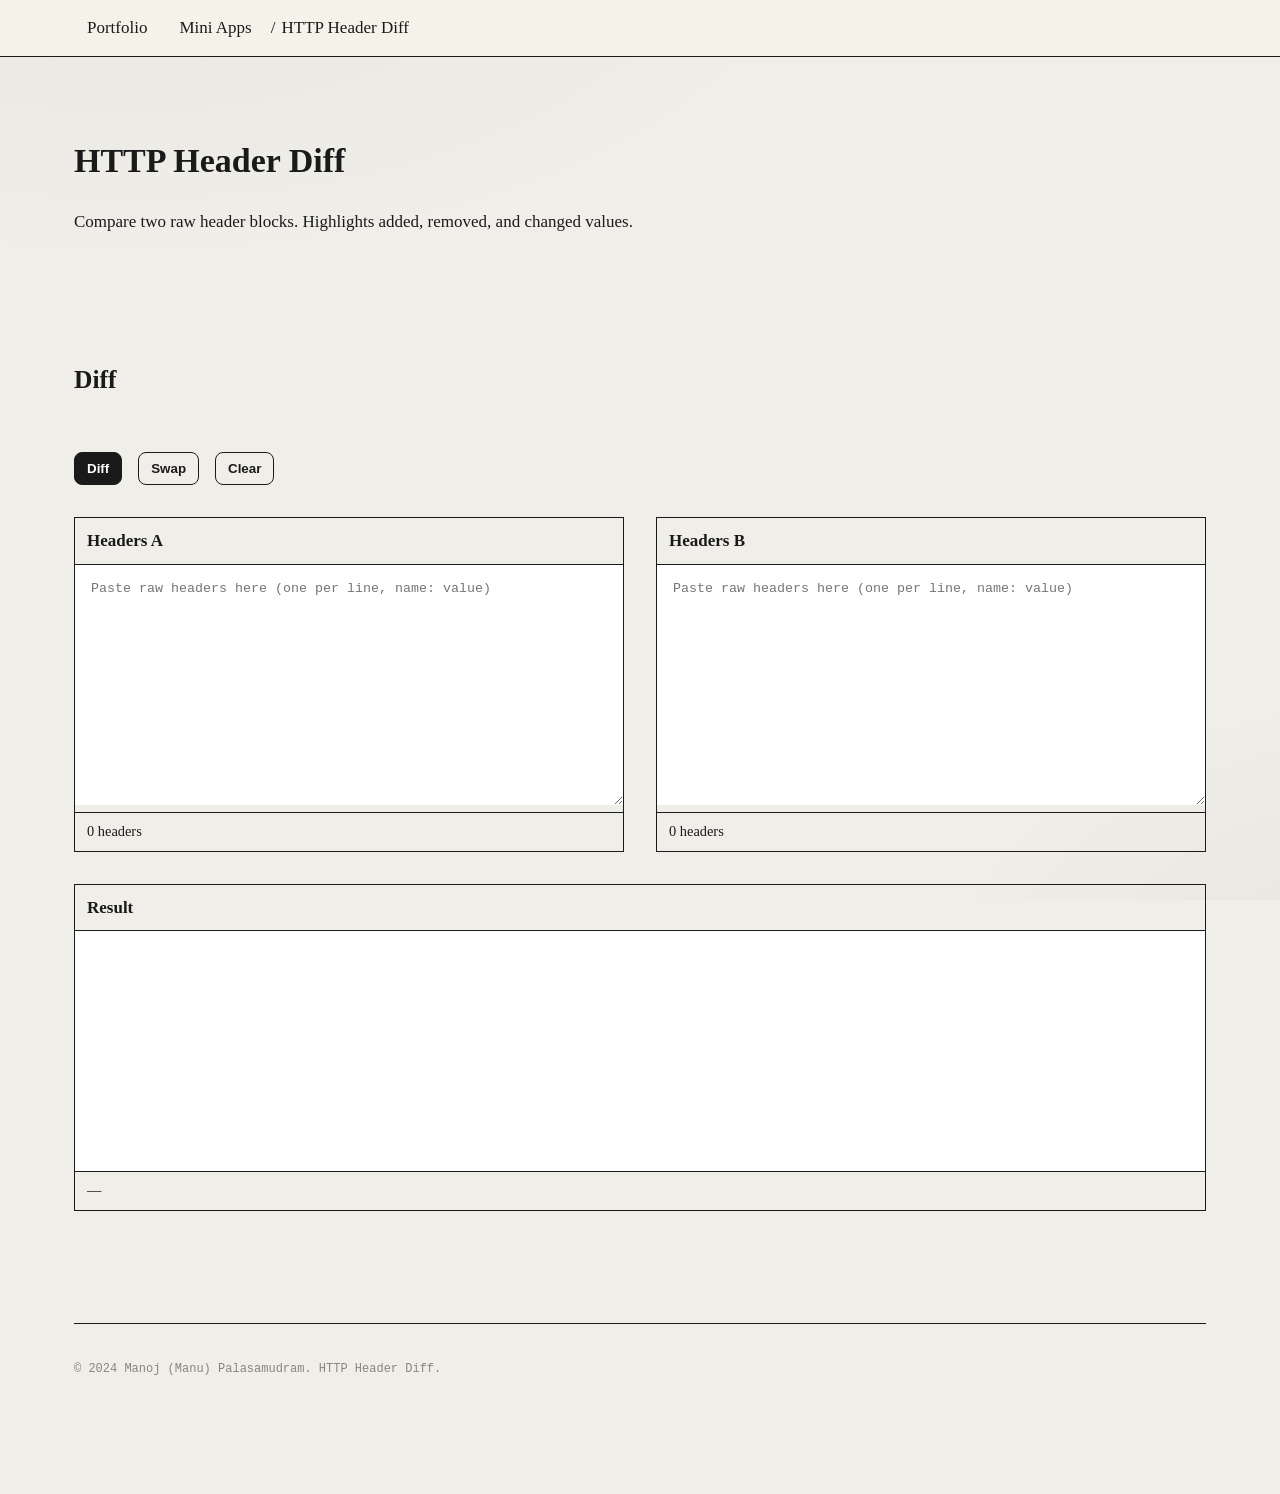
<file: apps/header-diff.html>
<!DOCTYPE html>
<html lang="en">
<head>
  <meta charset="UTF-8">
  <meta name="viewport" content="width=device-width, initial-scale=1.0">
  <meta name="description" content="HTTP Header Diff – compare two header blocks.">
  <title>HTTP Header Diff | Mini App</title>
  <link rel="preconnect" href="https://fonts.googleapis.com">
  <link rel="preconnect" href="https://fonts.gstatic.com" crossorigin>
  <link href="https://fonts.googleapis.com/css2?family=Inter:wght@400;500;600;700;800&display=swap" rel="stylesheet">
  <link rel="stylesheet" href="../style.css">
  <link rel="stylesheet" href="../apps/apps.css">
</head>
<body>
  <a class="skip-link" href="#main">Skip to content</a>
  <nav class="top-nav" aria-label="Primary">
    <div class="nav-inner">
      <a href="../index.html">Portfolio</a>
      <a href="../apps.html">Mini Apps</a>
      <span aria-hidden="true">/</span>
      <span>HTTP Header Diff</span>
    </div>
  </nav>

  <main id="main" class="container" role="main">
    <header class="hero">
      <h1>HTTP Header Diff</h1>
      <p class="title">Compare two raw header blocks. Highlights added, removed, and changed values.</p>
    </header>

    <section class="app-layout" aria-labelledby="tool-heading">
      <h2 id="tool-heading">Diff</h2>
      <div class="app-controls">
        <button class="btn primary" id="diff-btn">Diff</button>
        <button class="btn" id="swap-btn">Swap</button>
        <button class="btn" id="clear-btn">Clear</button>
      </div>
      <div class="app-io">
        <div class="panel">
          <header>Headers A</header>
          <textarea id="headers-a" placeholder="Paste raw headers here (one per line, name: value)"></textarea>
          <div class="meta" id="meta-a">0 headers</div>
        </div>
        <div class="panel">
          <header>Headers B</header>
          <textarea id="headers-b" placeholder="Paste raw headers here (one per line, name: value)"></textarea>
          <div class="meta" id="meta-b">0 headers</div>
        </div>
      </div>
      <div class="panel">
        <header>Result</header>
        <pre id="result" aria-live="polite"></pre>
        <div class="meta" id="meta-result">—</div>
      </div>
    </section>

    <footer>
      <p>&copy; 2024 Manoj (Manu) Palasamudram. HTTP Header Diff.</p>
    </footer>
  </main>

  <script src="./header-diff.js" defer></script>
</body>
</html>
</file>
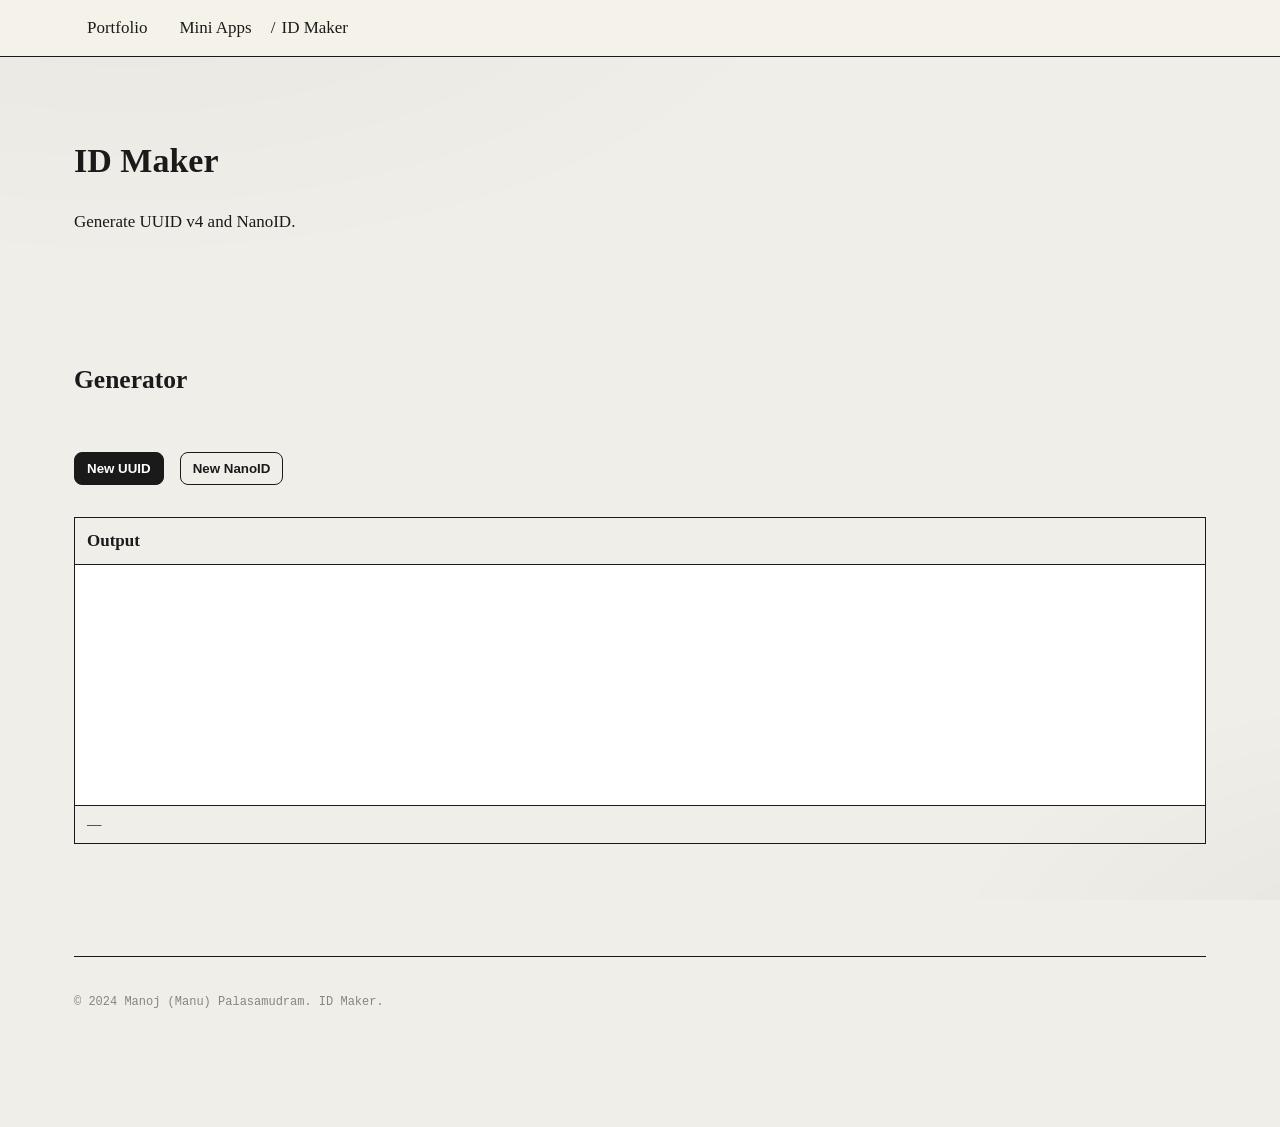
<file: apps/id-maker.html>
<!DOCTYPE html>
<html lang="en">
<head>
  <meta charset="UTF-8">
  <meta name="viewport" content="width=device-width, initial-scale=1.0">
  <meta name="description" content="ID Maker – UUID v4 and NanoID.">
  <title>ID Maker | Mini App</title>
  <link rel="preconnect" href="https://fonts.googleapis.com">
  <link rel="preconnect" href="https://fonts.gstatic.com" crossorigin>
  <link href="https://fonts.googleapis.com/css2?family=Inter:wght@400;500;600;700;800&display=swap" rel="stylesheet">
  <link rel="stylesheet" href="../style.css">
  <link rel="stylesheet" href="../apps/apps.css">
</head>
<body>
  <a class="skip-link" href="#main">Skip to content</a>
  <nav class="top-nav" aria-label="Primary">
    <div class="nav-inner">
      <a href="../index.html">Portfolio</a>
      <a href="../apps.html">Mini Apps</a>
      <span aria-hidden="true">/</span>
      <span>ID Maker</span>
    </div>
  </nav>

  <main id="main" class="container" role="main">
    <header class="hero">
      <h1>ID Maker</h1>
      <p class="title">Generate UUID v4 and NanoID.</p>
    </header>

    <section class="app-layout" aria-labelledby="tool-heading">
      <h2 id="tool-heading">Generator</h2>
      <div class="app-controls">
        <button class="btn primary" id="uuid-btn">New UUID</button>
        <button class="btn" id="nano-btn">New NanoID</button>
      </div>
      <div class="panel">
        <header>Output</header>
        <pre id="id-output"></pre>
        <div class="meta" id="id-meta">—</div>
      </div>
    </section>

    <footer>
      <p>&copy; 2024 Manoj (Manu) Palasamudram. ID Maker.</p>
    </footer>
  </main>

  <script src="./id-maker.js" defer></script>
</body>
</html>
</file>
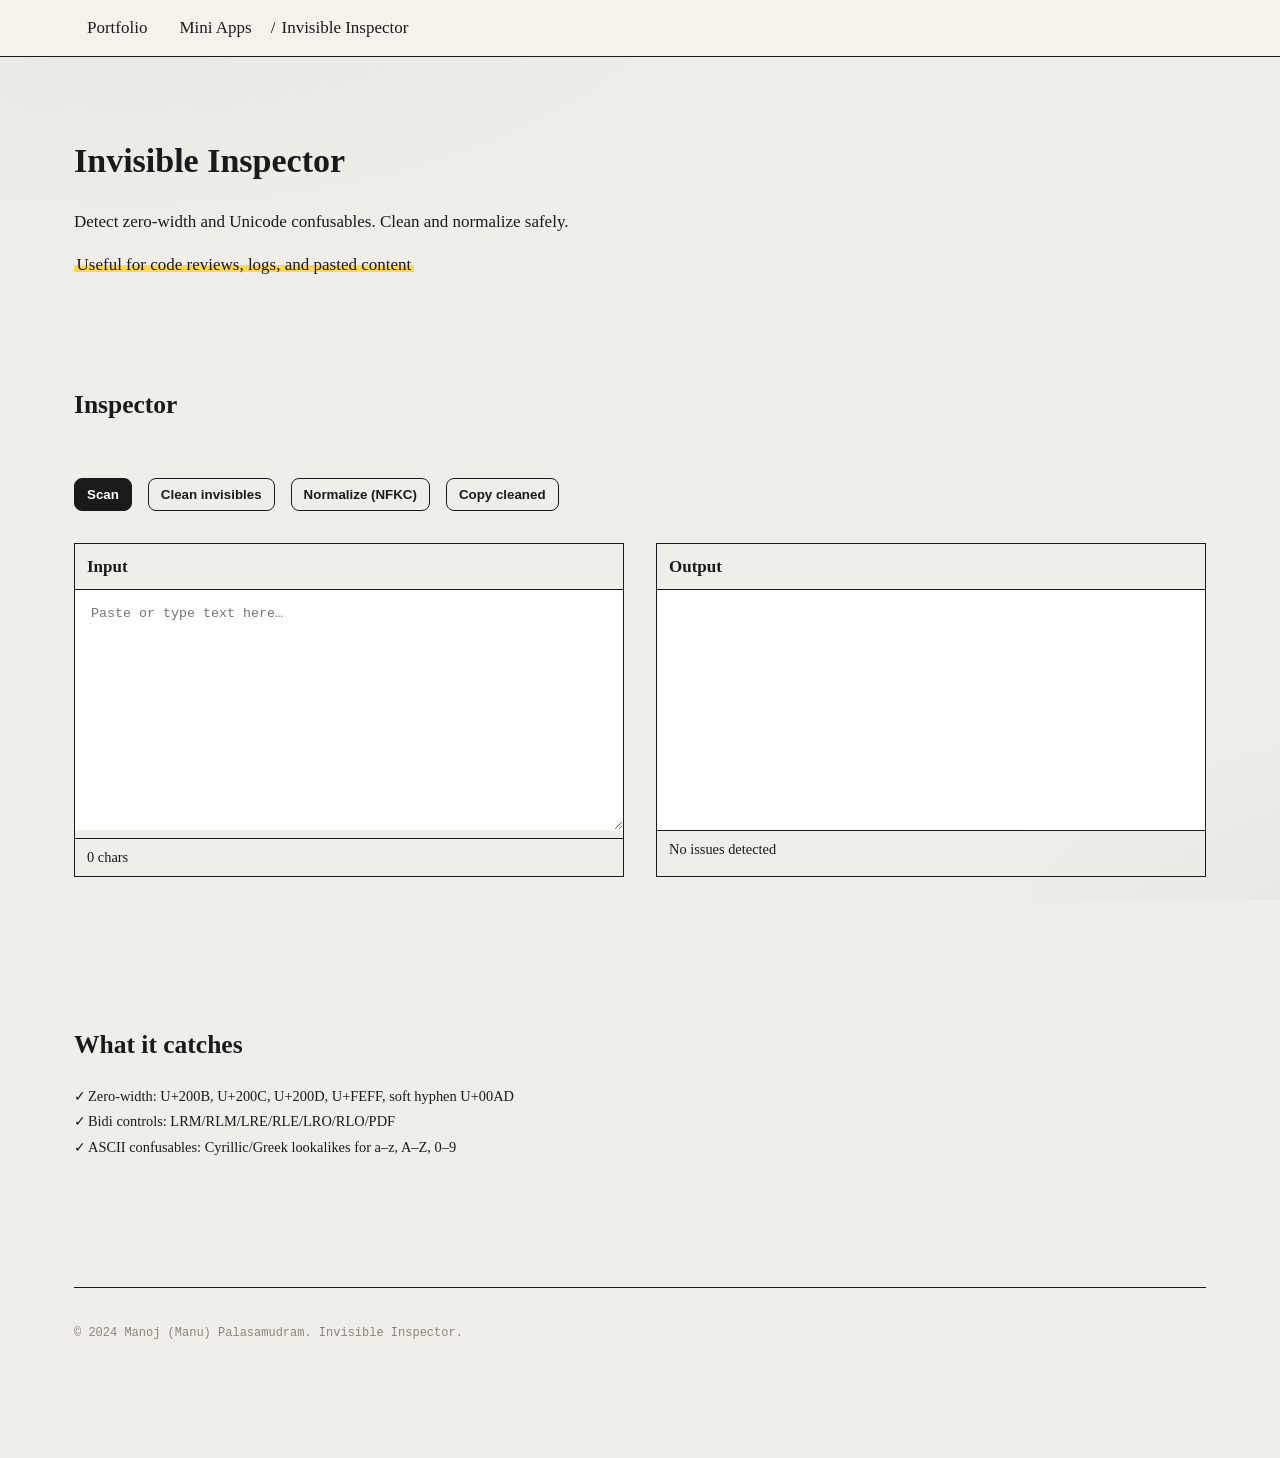
<file: apps/invisible-inspector.html>
<!DOCTYPE html>
<html lang="en">
<head>
  <meta charset="UTF-8">
  <meta name="viewport" content="width=device-width, initial-scale=1.0">
  <meta name="description" content="Invisible Inspector – detect and clean zero‑width and confusable Unicode.">
  <title>Invisible Inspector | Mini App</title>
  <link rel="preconnect" href="https://fonts.googleapis.com">
  <link rel="preconnect" href="https://fonts.gstatic.com" crossorigin>
  <link href="https://fonts.googleapis.com/css2?family=Inter:wght@400;500;600;700;800&display=swap" rel="stylesheet">
  <link rel="stylesheet" href="../style.css">
  <link rel="stylesheet" href="../apps/apps.css">
</head>
<body>
  <a class="skip-link" href="#main">Skip to content</a>
  <nav class="top-nav" aria-label="Primary">
    <div class="nav-inner">
      <a href="../index.html">Portfolio</a>
      <a href="../apps.html">Mini Apps</a>
      <span aria-hidden="true">/</span>
      <span>Invisible Inspector</span>
    </div>
  </nav>

  <main id="main" class="container" role="main">
    <header class="hero">
      <h1>Invisible Inspector</h1>
      <p class="title">Detect zero‑width and Unicode confusables. Clean and normalize safely.</p>
      <div class="hero-details">
        <span class="highlight">Useful for code reviews, logs, and pasted content</span>
      </div>
    </header>

    <section class="app-layout" aria-labelledby="tool-heading">
      <h2 id="tool-heading">Inspector</h2>

      <div class="app-controls">
        <button class="btn primary" id="scan-btn">Scan</button>
        <button class="btn" id="clean-btn">Clean invisibles</button>
        <button class="btn" id="normalize-btn">Normalize (NFKC)</button>
        <button class="btn" id="copy-clean-btn">Copy cleaned</button>
      </div>

      <div class="app-io">
        <div class="panel">
          <header>Input</header>
          <textarea id="input" placeholder="Paste or type text here…"></textarea>
          <div class="meta" id="input-meta">0 chars</div>
        </div>
        <div class="panel">
          <header>Output</header>
          <pre id="output" aria-live="polite"></pre>
          <div class="meta" id="output-meta">No issues detected</div>
        </div>
      </div>
    </section>

    <section aria-labelledby="about-heading">
      <h2 id="about-heading">What it catches</h2>
      <ul class="app-features">
        <li>Zero‑width: U+200B, U+200C, U+200D, U+FEFF, soft hyphen U+00AD</li>
        <li>Bidi controls: LRM/RLM/LRE/RLE/LRO/RLO/PDF</li>
        <li>ASCII confusables: Cyrillic/Greek lookalikes for a–z, A–Z, 0–9</li>
      </ul>
    </section>

    <footer>
      <p>&copy; 2024 Manoj (Manu) Palasamudram. Invisible Inspector.</p>
    </footer>
  </main>

  <script src="./invisible-inspector.js" defer></script>
</body>
<!-- Minimal inline confusables set sourced from public Unicode data and condensed for this tool. -->
</html>
</file>
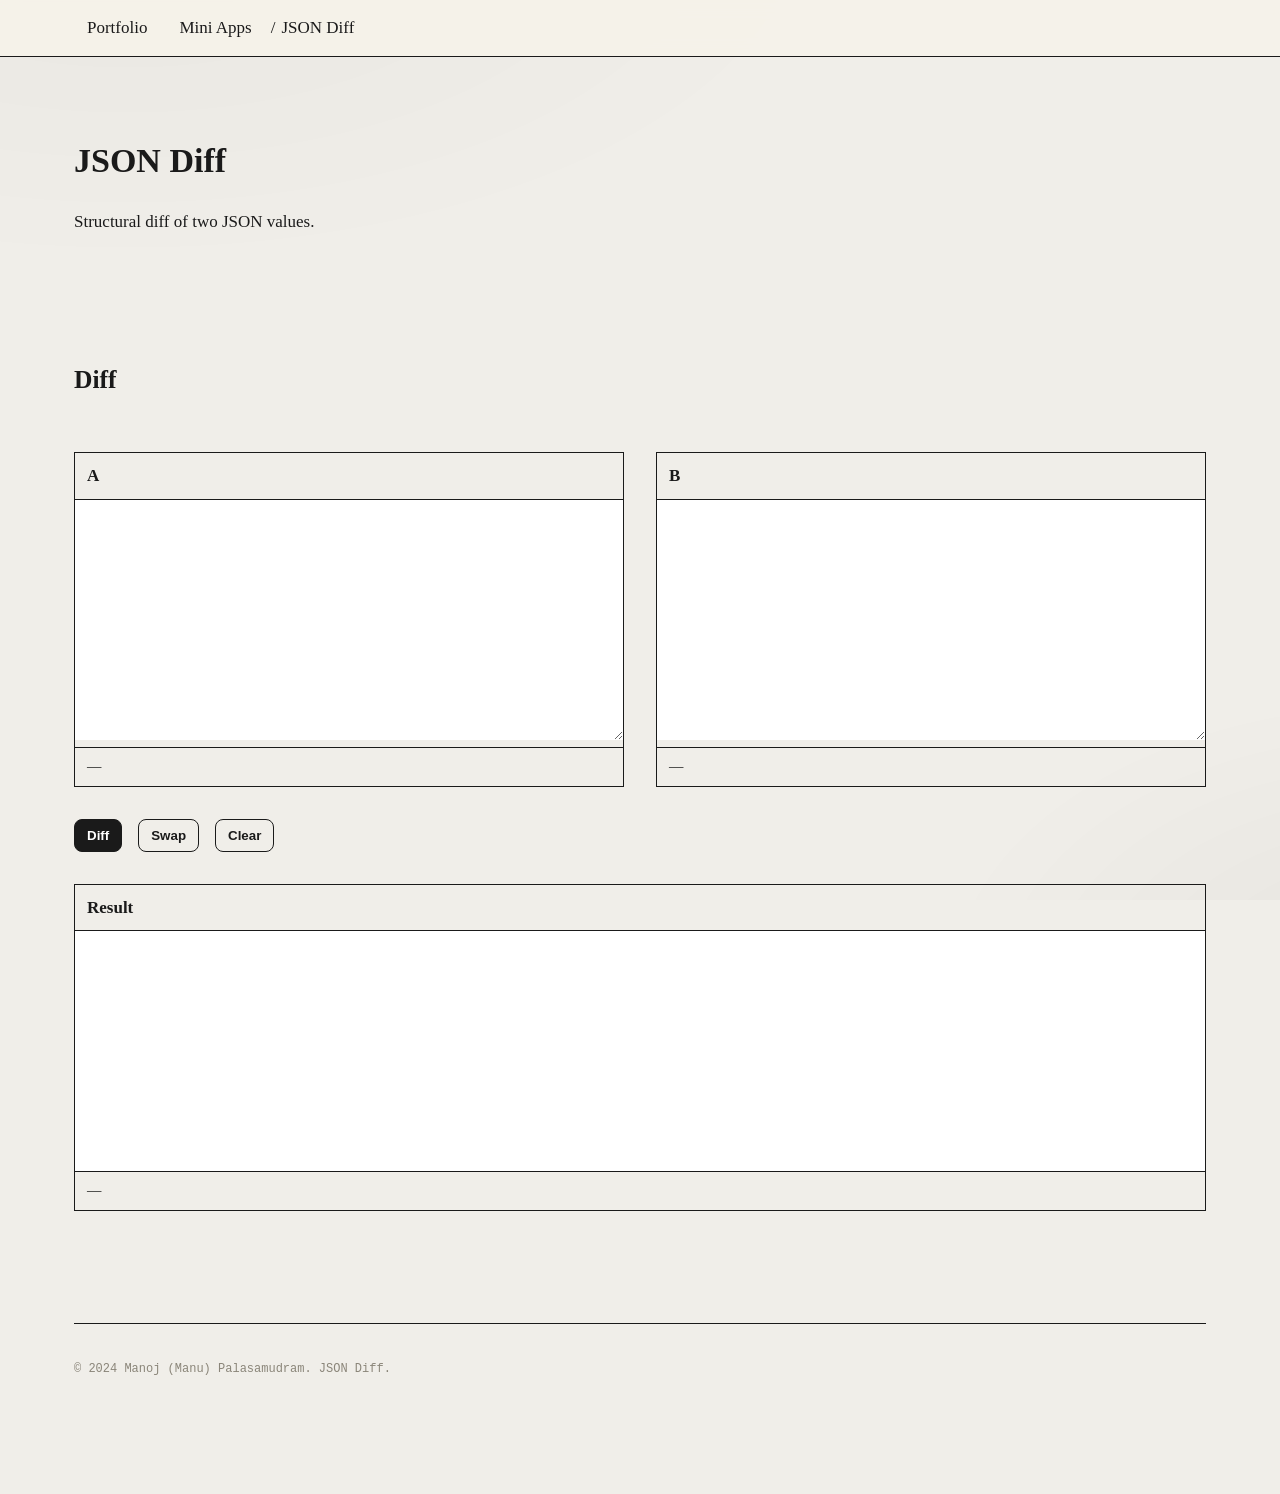
<file: apps/json-diff.html>
<!DOCTYPE html>
<html lang="en">
<head>
  <meta charset="UTF-8">
  <meta name="viewport" content="width=device-width, initial-scale=1.0">
  <meta name="description" content="JSON Diff – structural compare of two JSON values.">
  <title>JSON Diff | Mini App</title>
  <link rel="preconnect" href="https://fonts.googleapis.com">
  <link rel="preconnect" href="https://fonts.gstatic.com" crossorigin>
  <link href="https://fonts.googleapis.com/css2?family=Inter:wght@400;500;600;700;800&display=swap" rel="stylesheet">
  <link rel="stylesheet" href="../style.css">
  <link rel="stylesheet" href="../apps/apps.css">
</head>
<body>
  <a class="skip-link" href="#main">Skip to content</a>
  <nav class="top-nav" aria-label="Primary">
    <div class="nav-inner">
      <a href="../index.html">Portfolio</a>
      <a href="../apps.html">Mini Apps</a>
      <span aria-hidden="true">/</span>
      <span>JSON Diff</span>
    </div>
  </nav>

  <main id="main" class="container" role="main">
    <header class="hero">
      <h1>JSON Diff</h1>
      <p class="title">Structural diff of two JSON values.</p>
    </header>

    <section class="app-layout" aria-labelledby="tool-heading">
      <h2 id="tool-heading">Diff</h2>
      <div class="app-io">
        <div class="panel">
          <header>A</header>
          <textarea id="a"></textarea>
          <div class="meta" id="meta-a">—</div>
        </div>
        <div class="panel">
          <header>B</header>
          <textarea id="b"></textarea>
          <div class="meta" id="meta-b">—</div>
        </div>
      </div>
      <div class="app-controls">
        <button class="btn primary" id="diff">Diff</button>
        <button class="btn" id="swap">Swap</button>
        <button class="btn" id="clear">Clear</button>
      </div>
      <div class="panel">
        <header>Result</header>
        <pre id="out"></pre>
        <div class="meta" id="meta-out">—</div>
      </div>
    </section>

    <footer>
      <p>&copy; 2024 Manoj (Manu) Palasamudram. JSON Diff.</p>
    </footer>
  </main>

  <script src="./json-diff.js" defer></script>
</body>
</html>
</file>
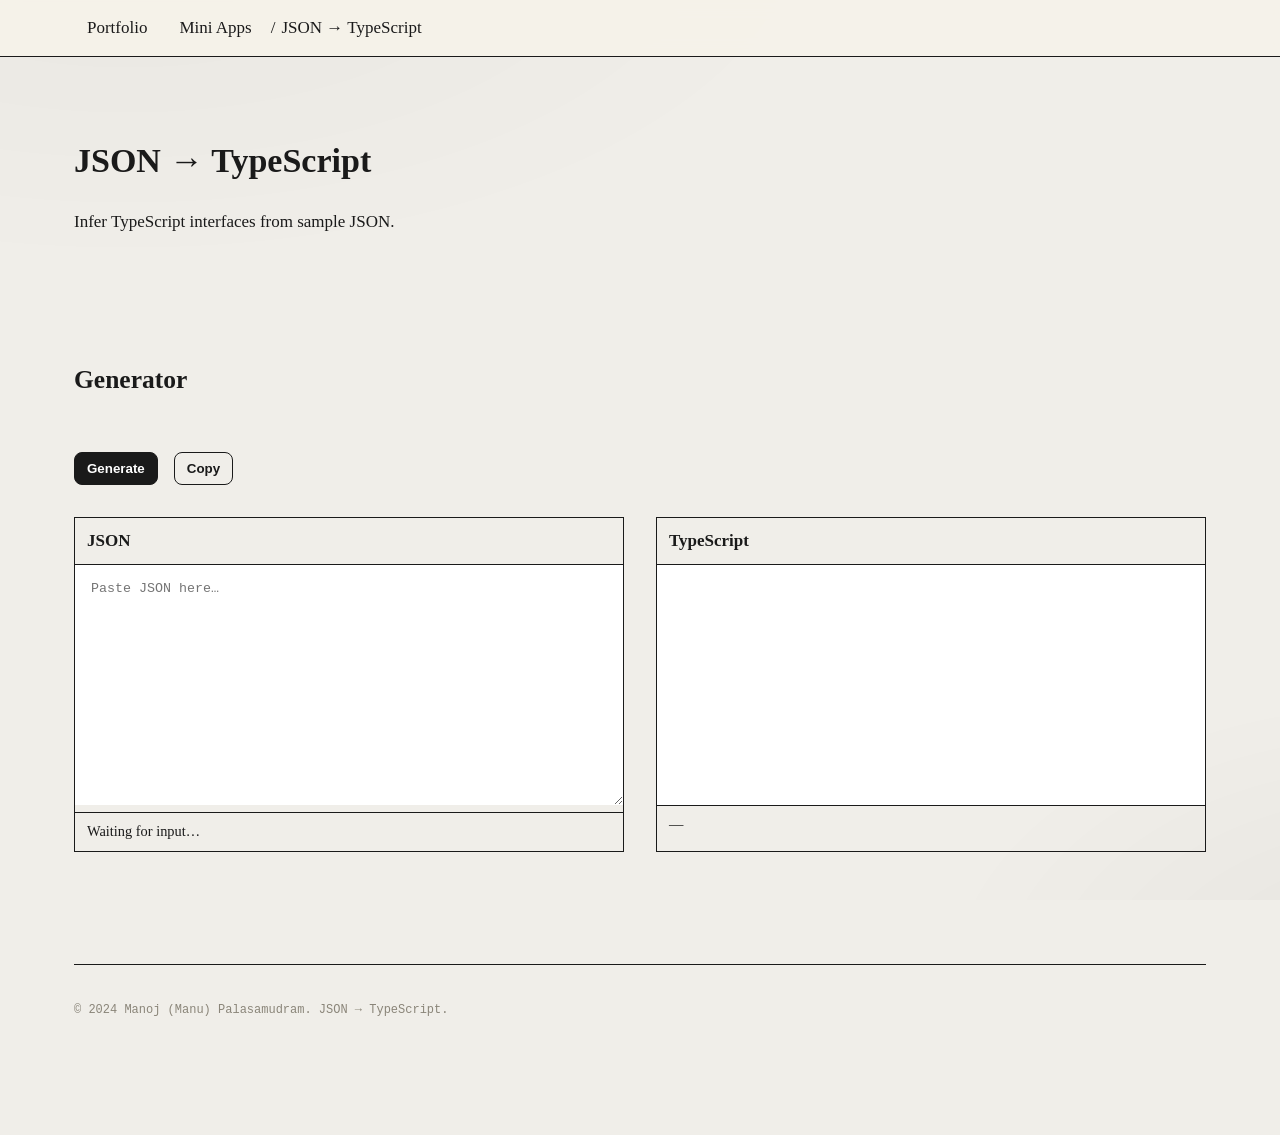
<file: apps/json-to-ts.html>
<!DOCTYPE html>
<html lang="en">
<head>
  <meta charset="UTF-8">
  <meta name="viewport" content="width=device-width, initial-scale=1.0">
  <meta name="description" content="JSON to TypeScript – infer TS interfaces from JSON.">
  <title>JSON → TypeScript | Mini App</title>
  <link rel="preconnect" href="https://fonts.googleapis.com">
  <link rel="preconnect" href="https://fonts.gstatic.com" crossorigin>
  <link href="https://fonts.googleapis.com/css2?family=Inter:wght@400;500;600;700;800&display=swap" rel="stylesheet">
  <link rel="stylesheet" href="../style.css">
  <link rel="stylesheet" href="../apps/apps.css">
</head>
<body>
  <a class="skip-link" href="#main">Skip to content</a>
  <nav class="top-nav" aria-label="Primary">
    <div class="nav-inner">
      <a href="../index.html">Portfolio</a>
      <a href="../apps.html">Mini Apps</a>
      <span aria-hidden="true">/</span>
      <span>JSON → TypeScript</span>
    </div>
  </nav>

  <main id="main" class="container" role="main">
    <header class="hero">
      <h1>JSON → TypeScript</h1>
      <p class="title">Infer TypeScript interfaces from sample JSON.</p>
    </header>

    <section class="app-layout" aria-labelledby="tool-heading">
      <h2 id="tool-heading">Generator</h2>
      <div class="app-controls">
        <button class="btn primary" id="generate-btn">Generate</button>
        <button class="btn" id="copy-btn">Copy</button>
      </div>
      <div class="app-io">
        <div class="panel">
          <header>JSON</header>
          <textarea id="json-input" placeholder='Paste JSON here…'></textarea>
          <div class="meta" id="json-meta">Waiting for input…</div>
        </div>
        <div class="panel">
          <header>TypeScript</header>
          <pre id="ts-output" aria-live="polite"></pre>
          <div class="meta" id="ts-meta">—</div>
        </div>
      </div>
    </section>

    <footer>
      <p>&copy; 2024 Manoj (Manu) Palasamudram. JSON → TypeScript.</p>
    </footer>
  </main>

  <script src="./json-to-ts.js" defer></script>
</body>
</html>
</file>
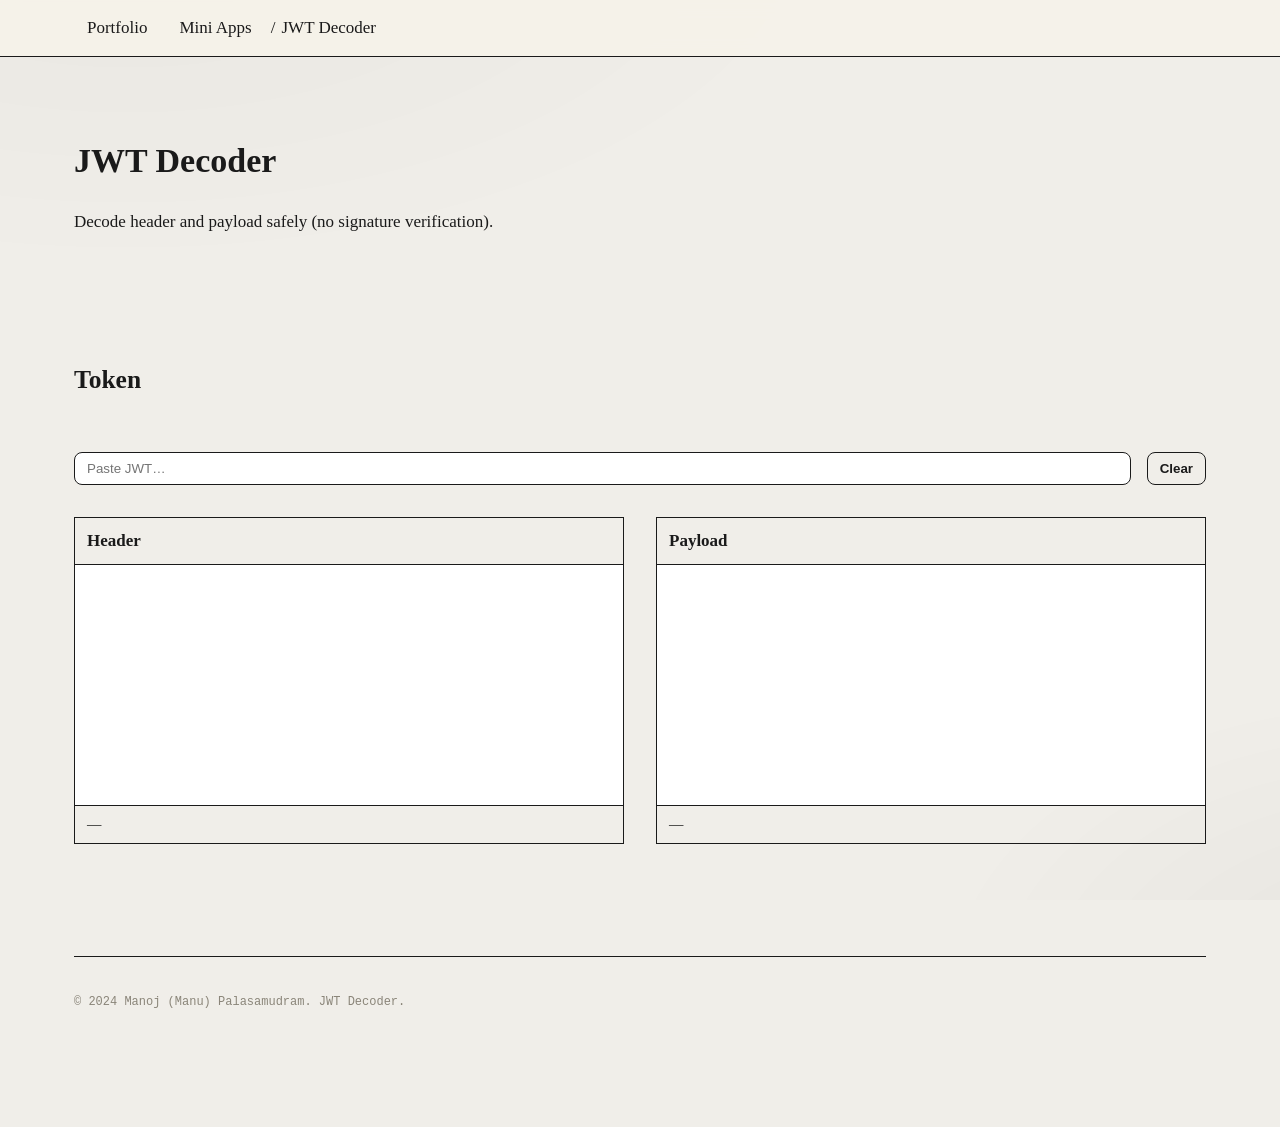
<file: apps/jwt-decoder.html>
<!DOCTYPE html>
<html lang="en">
<head>
  <meta charset="UTF-8">
  <meta name="viewport" content="width=device-width, initial-scale=1.0">
  <meta name="description" content="JWT Decoder – decode header and payload.">
  <title>JWT Decoder | Mini App</title>
  <link rel="preconnect" href="https://fonts.googleapis.com">
  <link rel="preconnect" href="https://fonts.gstatic.com" crossorigin>
  <link href="https://fonts.googleapis.com/css2?family=Inter:wght@400;500;600;700;800&display=swap" rel="stylesheet">
  <link rel="stylesheet" href="../style.css">
  <link rel="stylesheet" href="../apps/apps.css">
</head>
<body>
  <a class="skip-link" href="#main">Skip to content</a>
  <nav class="top-nav" aria-label="Primary">
    <div class="nav-inner">
      <a href="../index.html">Portfolio</a>
      <a href="../apps.html">Mini Apps</a>
      <span aria-hidden="true">/</span>
      <span>JWT Decoder</span>
    </div>
  </nav>

  <main id="main" class="container" role="main">
    <header class="hero">
      <h1>JWT Decoder</h1>
      <p class="title">Decode header and payload safely (no signature verification).</p>
    </header>

    <section class="app-layout" aria-labelledby="tool-heading">
      <h2 id="tool-heading">Token</h2>
      <div class="app-controls">
        <input id="jwt-input" type="text" placeholder="Paste JWT…" style="flex:1; min-width:260px; padding:8px 12px; border:1px solid var(--accent-border); border-radius:8px;">
        <button class="btn" id="clear-jwt">Clear</button>
      </div>
      <div class="app-io">
        <div class="panel">
          <header>Header</header>
          <pre id="jwt-header"></pre>
          <div class="meta" id="header-meta">—</div>
        </div>
        <div class="panel">
          <header>Payload</header>
          <pre id="jwt-payload"></pre>
          <div class="meta" id="payload-meta">—</div>
        </div>
      </div>
    </section>

    <footer>
      <p>&copy; 2024 Manoj (Manu) Palasamudram. JWT Decoder.</p>
    </footer>
  </main>

  <script src="./jwt-decoder.js" defer></script>
</body>
</html>
</file>
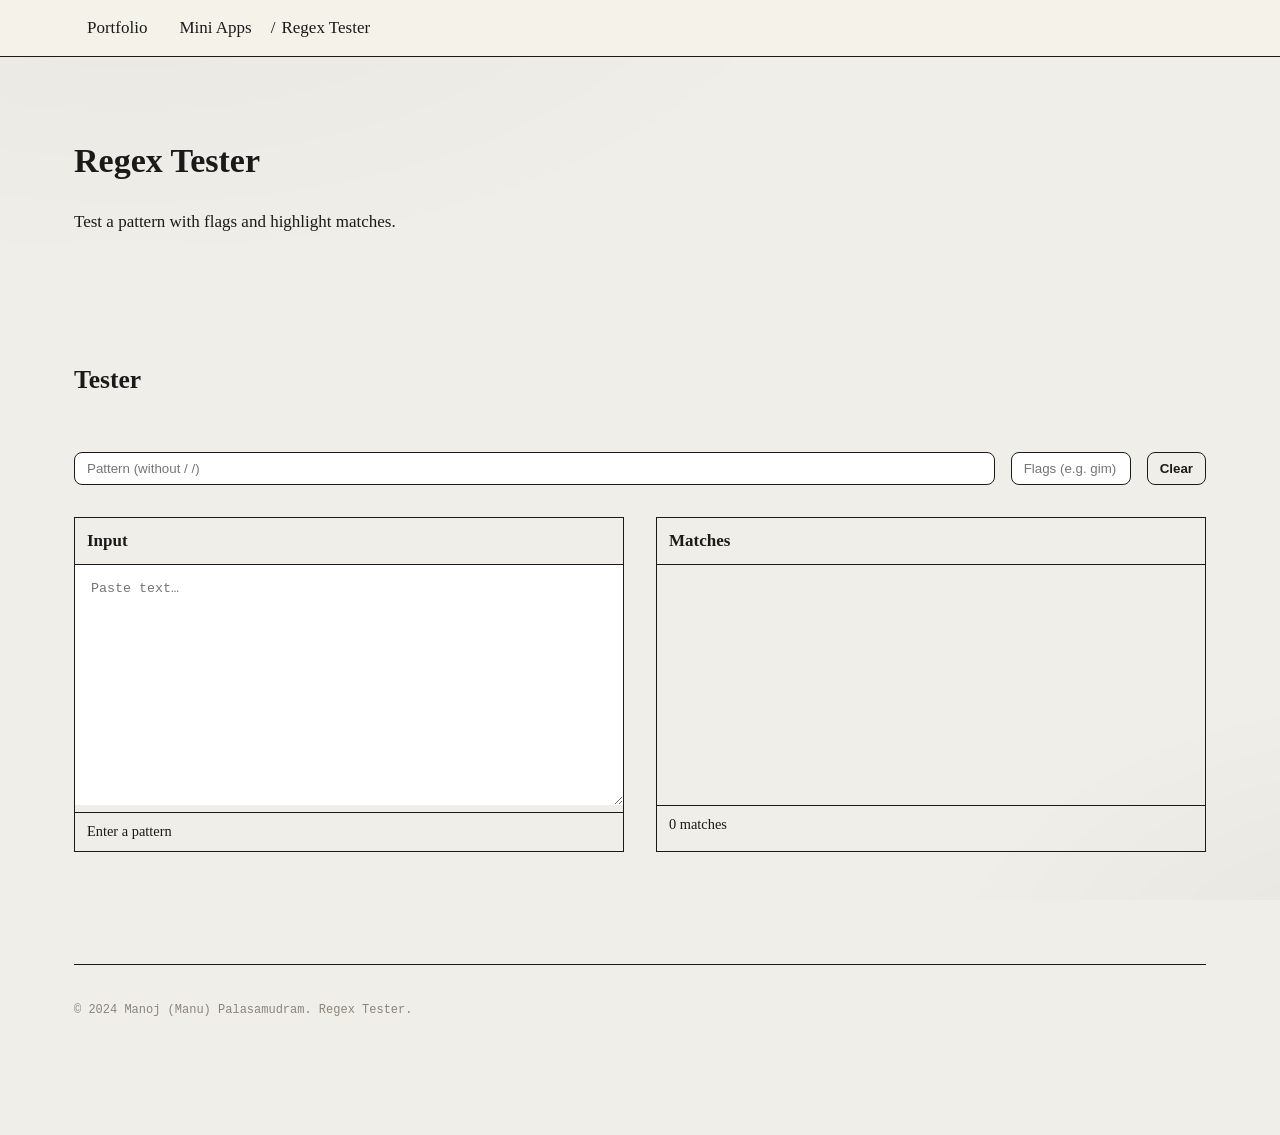
<file: apps/regex-tester.html>
<!DOCTYPE html>
<html lang="en">
<head>
  <meta charset="UTF-8">
  <meta name="viewport" content="width=device-width, initial-scale=1.0">
  <meta name="description" content="Regex Tester – test patterns and flags.">
  <title>Regex Tester | Mini App</title>
  <link rel="preconnect" href="https://fonts.googleapis.com">
  <link rel="preconnect" href="https://fonts.gstatic.com" crossorigin>
  <link href="https://fonts.googleapis.com/css2?family=Inter:wght@400;500;600;700;800&display=swap" rel="stylesheet">
  <link rel="stylesheet" href="../style.css">
  <link rel="stylesheet" href="../apps/apps.css">
</head>
<body>
  <a class="skip-link" href="#main">Skip to content</a>
  <nav class="top-nav" aria-label="Primary">
    <div class="nav-inner">
      <a href="../index.html">Portfolio</a>
      <a href="../apps.html">Mini Apps</a>
      <span aria-hidden="true">/</span>
      <span>Regex Tester</span>
    </div>
  </nav>

  <main id="main" class="container" role="main">
    <header class="hero">
      <h1>Regex Tester</h1>
      <p class="title">Test a pattern with flags and highlight matches.</p>
    </header>

    <section class="app-layout" aria-labelledby="tool-heading">
      <h2 id="tool-heading">Tester</h2>
      <div class="app-controls">
        <input id="re-pattern" type="text" placeholder="Pattern (without / /)" style="flex:2; min-width:200px; padding:8px 12px; border:1px solid var(--accent-border); border-radius:8px;">
        <input id="re-flags" type="text" placeholder="Flags (e.g. gim)" style="width:120px; padding:8px 12px; border:1px solid var(--accent-border); border-radius:8px;">
        <button class="btn" id="re-clear">Clear</button>
      </div>
      <div class="app-io">
        <div class="panel">
          <header>Input</header>
          <textarea id="re-input" placeholder="Paste text…"></textarea>
          <div class="meta" id="re-meta">—</div>
        </div>
        <div class="panel">
          <header>Matches</header>
          <div id="re-output" style="padding:12px; min-height:240px;"></div>
          <div class="meta" id="re-count">0 matches</div>
        </div>
      </div>
    </section>

    <footer>
      <p>&copy; 2024 Manoj (Manu) Palasamudram. Regex Tester.</p>
    </footer>
  </main>

  <script src="./regex-tester.js" defer></script>
</body>
</html>
</file>
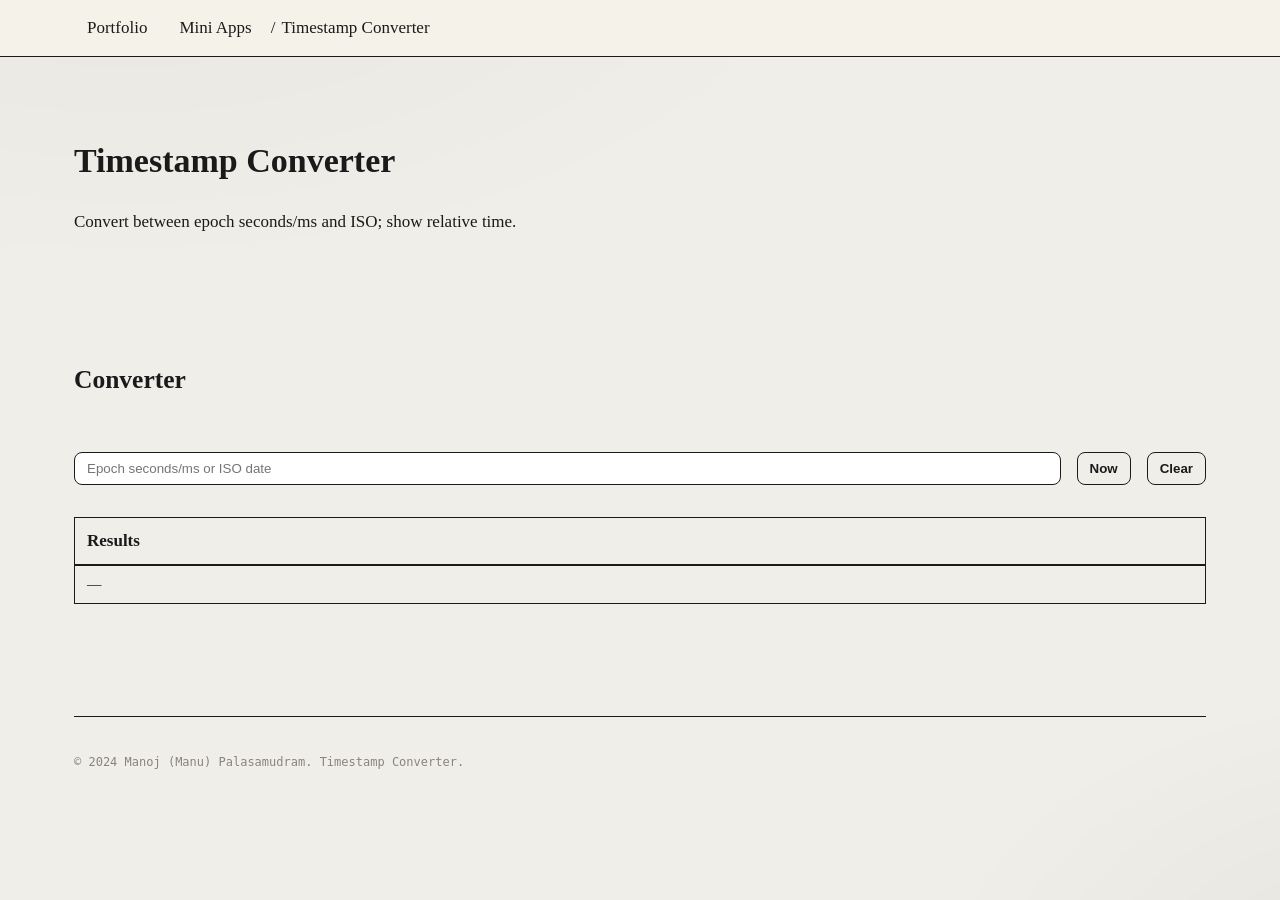
<file: apps/timestamp-converter.html>
<!DOCTYPE html>
<html lang="en">
<head>
  <meta charset="UTF-8">
  <meta name="viewport" content="width=device-width, initial-scale=1.0">
  <meta name="description" content="Timestamp Converter – epoch, ISO, relative.">
  <title>Timestamp Converter | Mini App</title>
  <link rel="preconnect" href="https://fonts.googleapis.com">
  <link rel="preconnect" href="https://fonts.gstatic.com" crossorigin>
  <link href="https://fonts.googleapis.com/css2?family=Inter:wght@400;500;600;700;800&display=swap" rel="stylesheet">
  <link rel="stylesheet" href="../style.css">
  <link rel="stylesheet" href="../apps/apps.css">
</head>
<body>
  <a class="skip-link" href="#main">Skip to content</a>
  <nav class="top-nav" aria-label="Primary">
    <div class="nav-inner">
      <a href="../index.html">Portfolio</a>
      <a href="../apps.html">Mini Apps</a>
      <span aria-hidden="true">/</span>
      <span>Timestamp Converter</span>
    </div>
  </nav>

  <main id="main" class="container" role="main">
    <header class="hero">
      <h1>Timestamp Converter</h1>
      <p class="title">Convert between epoch seconds/ms and ISO; show relative time.</p>
    </header>

    <section class="app-layout" aria-labelledby="tool-heading">
      <h2 id="tool-heading">Converter</h2>
      <div class="app-controls">
        <input id="t-input" type="text" placeholder="Epoch seconds/ms or ISO date" style="flex:1; min-width:280px; padding:8px 12px; border:1px solid var(--accent-border); border-radius:8px;">
        <button class="btn" id="t-now">Now</button>
        <button class="btn" id="t-clear">Clear</button>
      </div>
      <div class="panel">
        <header>Results</header>
        <table class="kv-table" id="t-results"></table>
        <div class="meta" id="t-meta">—</div>
      </div>
    </section>

    <footer>
      <p>&copy; 2024 Manoj (Manu) Palasamudram. Timestamp Converter.</p>
    </footer>
  </main>

  <script src="./timestamp-converter.js" defer></script>
</body>
</html>
</file>
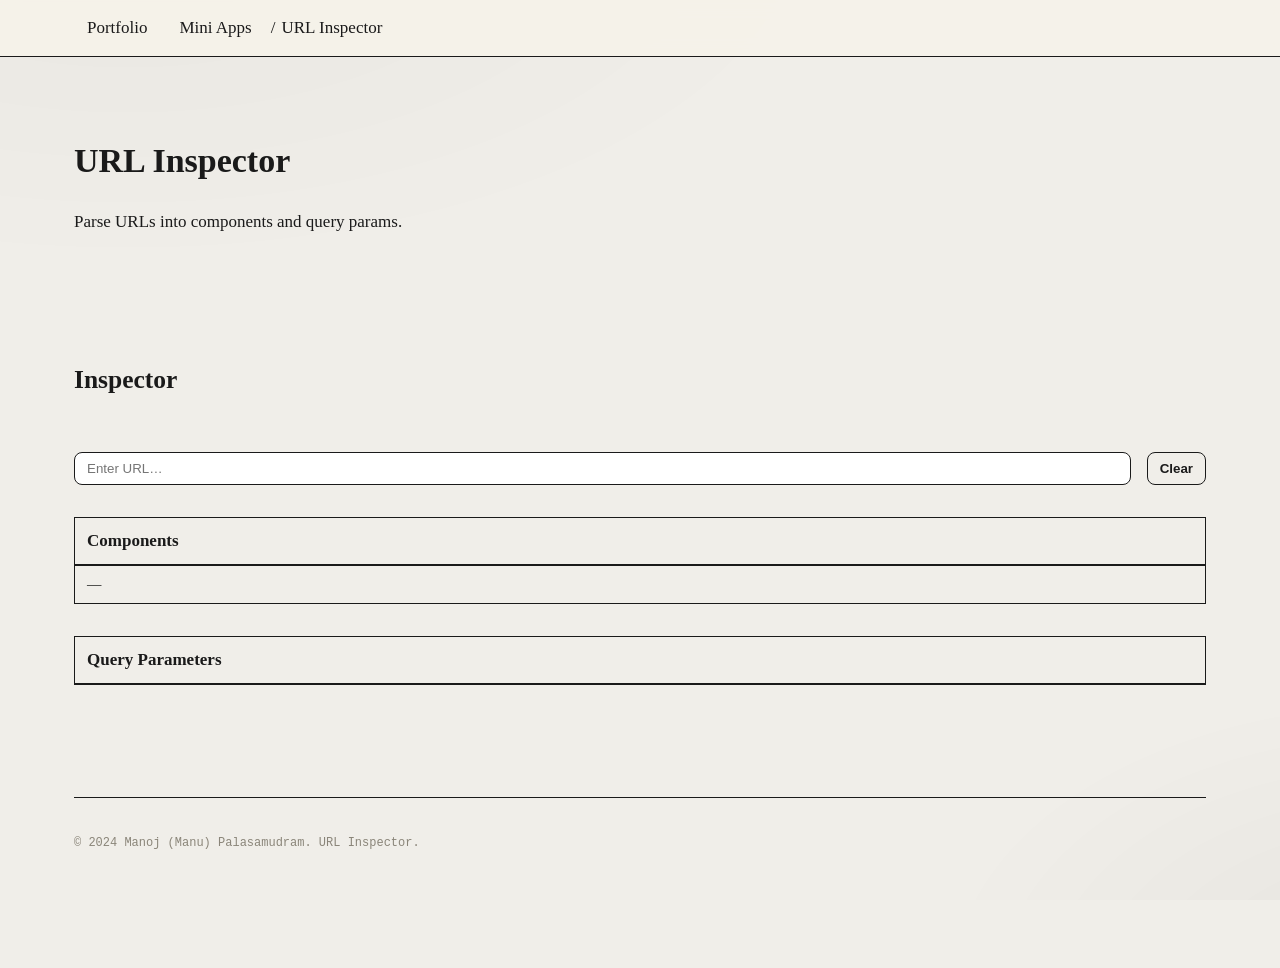
<file: apps/url-inspector.html>
<!DOCTYPE html>
<html lang="en">
<head>
  <meta charset="UTF-8">
  <meta name="viewport" content="width=device-width, initial-scale=1.0">
  <meta name="description" content="URL Inspector – parse URLs and query params.">
  <title>URL Inspector | Mini App</title>
  <link rel="preconnect" href="https://fonts.googleapis.com">
  <link rel="preconnect" href="https://fonts.gstatic.com" crossorigin>
  <link href="https://fonts.googleapis.com/css2?family=Inter:wght@400;500;600;700;800&display=swap" rel="stylesheet">
  <link rel="stylesheet" href="../style.css">
  <link rel="stylesheet" href="../apps/apps.css">
</head>
<body>
  <a class="skip-link" href="#main">Skip to content</a>
  <nav class="top-nav" aria-label="Primary">
    <div class="nav-inner">
      <a href="../index.html">Portfolio</a>
      <a href="../apps.html">Mini Apps</a>
      <span aria-hidden="true">/</span>
      <span>URL Inspector</span>
    </div>
  </nav>

  <main id="main" class="container" role="main">
    <header class="hero">
      <h1>URL Inspector</h1>
      <p class="title">Parse URLs into components and query params.</p>
    </header>

    <section class="app-layout" aria-labelledby="tool-heading">
      <h2 id="tool-heading">Inspector</h2>
      <div class="app-controls">
        <input id="url-input" type="text" placeholder="Enter URL…" style="flex:1; min-width:240px; padding:8px 12px; border:1px solid var(--accent-border); border-radius:8px;">
        <button class="btn" id="clear-url">Clear</button>
      </div>
      <div class="panel">
        <header>Components</header>
        <div class="content">
          <table class="kv-table" id="url-table" aria-live="polite"></table>
        </div>
        <div class="meta" id="url-meta">—</div>
      </div>
      <div class="panel">
        <header>Query Parameters</header>
        <div class="content">
          <table class="kv-table" id="params-table"></table>
        </div>
      </div>
    </section>

    <footer>
      <p>&copy; 2024 Manoj (Manu) Palasamudram. URL Inspector.</p>
    </footer>
  </main>

  <script src="./url-inspector.js" defer></script>
</body>
</html>
</file>
<file: style.css>
/* ──────────────────────────────────────────────────────────────
   Manoj Palasamudram — handwritten, hand-drawn portfolio
   Inspired by the "Portfolio Wireframes" design bundle
   (Margin Notes × Sketchbook × Workshop, blended)
   ────────────────────────────────────────────────────────────── */

:root {
  --ink: #1a1a1a;
  --paper: #f6f2ea;
  --paper-deep: #f0eee9;
  --pencil: #2b2b2b;
  --muted: #8a8579;
  --accent: #ff5a36;          /* tomato red */
  --accent-2: #2d6cdf;        /* pen blue */
  --accent-3: #ffd84d;        /* highlighter */
  --accent-soft: rgba(255, 90, 54, .12);

  --hand: 'Kalam', 'Caveat', cursive;
  --marker: 'Caveat', 'Kalam', cursive;
  --scribble: 'Shadows Into Light', cursive;
  --mono: 'Space Mono', ui-monospace, monospace;
  --serif: 'Kalam', 'Caveat', cursive;

  --space-unit: 8px;
  --space-xs: calc(var(--space-unit) * 1);
  --space-sm: calc(var(--space-unit) * 2);
  --space-md: calc(var(--space-unit) * 4);
  --space-lg: calc(var(--space-unit) * 8);
  --space-xl: calc(var(--space-unit) * 14);

  /* Backward-compat aliases for Mini Apps pages that import style.css */
  --bg-color: var(--paper);
  --bg-primary: #ffffff;
  --text-color-primary: var(--ink);
  --text-color-secondary: var(--muted);
  --accent-primary: var(--ink);
  --accent-border: var(--ink);
}

*, *::before, *::after { box-sizing: border-box; }

html { scroll-behavior: smooth; }

body {
  margin: 0;
  background: var(--paper-deep);
  color: var(--ink);
  font-family: var(--hand);
  font-size: 17px;
  line-height: 1.5;
  -webkit-font-smoothing: antialiased;
  overflow-x: hidden;
}

body::before {
  content: "";
  position: fixed;
  inset: 0;
  pointer-events: none;
  z-index: 0;
  background:
    radial-gradient(1200px 600px at 10% -10%, rgba(0, 0, 0, .03), transparent 60%),
    radial-gradient(800px 500px at 110% 110%, rgba(0, 0, 0, .04), transparent 60%);
}

a { color: inherit; text-decoration: none; }
img { max-width: 100%; display: block; }

.skip-link {
  position: absolute;
  left: -999px;
  top: 0;
  background: var(--ink);
  color: var(--paper);
  padding: 8px 12px;
  z-index: 999;
}
.skip-link:focus { left: 8px; top: 8px; }

/* ── hand-drawn primitives ──────────────────────────────────── */
.sk {
  border: 1.6px solid var(--ink);
  border-radius: 8px;
  position: relative;
  background: #fff;
}
.sk.thick { border-width: 2.4px; }
.sk.pill { border-radius: 999px; }
.sk.dash { border-style: dashed; }

.highlight {
  background: linear-gradient(transparent 55%, var(--accent-3) 55% 88%, transparent 88%);
  padding: 0 .15em;
}

.circled {
  display: inline-block;
  position: relative;
  padding: 0 .15em;
}
.circled::after {
  content: "";
  position: absolute;
  inset: -6px -10px;
  border: 1.8px solid var(--accent);
  border-radius: 50%;
  transform: rotate(-3deg);
  pointer-events: none;
}

.underline-wavy {
  text-decoration: underline wavy var(--accent);
  text-underline-offset: 4px;
}

.strike {
  text-decoration: line-through;
  text-decoration-color: var(--accent);
  text-decoration-thickness: 2px;
}

.chip {
  display: inline-block;
  padding: 3px 10px;
  border: 1.4px solid var(--ink);
  border-radius: 6px;
  font-family: var(--mono);
  font-size: 11px;
  background: #fff;
  margin: 2px 4px 2px 0;
  color: var(--ink);
}

.tag {
  display: inline-flex;
  align-items: center;
  gap: 6px;
  padding: 2px 10px;
  border: 1.4px solid var(--ink);
  border-radius: 999px;
  font-family: var(--mono);
  font-size: 11px;
  background: #fff;
  margin: 2px 4px 2px 0;
  color: var(--ink);
}

.kbd {
  font-family: var(--mono);
  font-size: 11px;
  padding: 2px 6px;
  border: 1.2px solid var(--ink);
  border-bottom-width: 2.4px;
  border-radius: 5px;
  background: #fff;
  display: inline-block;
}

.small {
  font-size: 12px;
  color: var(--muted);
  font-family: var(--mono);
  letter-spacing: .06em;
}

.ann {
  font-family: var(--marker);
  color: var(--accent);
  font-size: 18px;
  line-height: 1.15;
  transform: rotate(-4deg);
  pointer-events: none;
}
.ann--blue { color: var(--accent-2); transform: rotate(3deg); }
.ann--ink { color: var(--ink); }

/* ── top nav ────────────────────────────────────────────────── */
.top-nav {
  position: sticky;
  top: 0;
  z-index: 50;
  background: rgba(246, 242, 234, 0.92);
  backdrop-filter: saturate(1.1) blur(8px);
  border-bottom: 1.4px solid var(--ink);
}
.nav-inner {
  max-width: 1180px;
  margin: 0 auto;
  display: flex;
  align-items: center;
  gap: 6px;
  padding: 10px 24px;
  flex-wrap: wrap;
}
.nav-brand {
  font-family: var(--marker);
  font-weight: 700;
  font-size: 22px;
  letter-spacing: -.01em;
  margin-right: auto;
  display: inline-flex;
  align-items: center;
  gap: 8px;
}
.nav-brand .brand-mark { color: var(--accent); }

.top-nav a:not(.nav-brand) {
  font-family: var(--marker);
  font-size: 17px;
  padding: 4px 12px;
  border: 1.4px solid transparent;
  border-radius: 999px;
  transition: background .15s ease, color .15s ease, border-color .15s ease, transform .15s ease;
}
.top-nav a:not(.nav-brand):hover {
  border-color: var(--ink);
  background: #fff;
  transform: translateY(-1px);
}
.top-nav a.active, .top-nav a[aria-current="page"] {
  background: var(--ink);
  color: var(--paper);
  border-color: var(--ink);
}

/* ── marquee ────────────────────────────────────────────────── */
.marquee {
  position: relative;
  z-index: 1;
  border-top: 1.4px solid var(--ink);
  border-bottom: 1.4px solid var(--ink);
  padding: 6px 0;
  font-family: var(--marker);
  font-size: 19px;
  color: var(--accent);
  background: var(--paper);
  white-space: nowrap;
  overflow: hidden;
}
.marquee-track {
  display: inline-block;
  padding-left: 100%;
  animation: marquee 38s linear infinite;
}
.marquee-track span { padding-right: 40px; }
@keyframes marquee {
  from { transform: translateX(0); }
  to { transform: translateX(-100%); }
}

/* ── layout ─────────────────────────────────────────────────── */
main { position: relative; z-index: 1; }

.container {
  max-width: 1180px;
  margin: 0 auto;
  padding: 0 24px 64px;
}
.container-wide {
  max-width: 1400px;
  margin: 0 auto;
  padding: 0 24px 64px;
}

section { padding: var(--space-lg) 0; position: relative; }

.section-head {
  display: flex;
  align-items: baseline;
  gap: 14px;
  margin-bottom: 28px;
  flex-wrap: wrap;
}
.section-head h2 {
  font-family: var(--marker);
  font-size: 56px;
  line-height: .95;
  letter-spacing: -.015em;
  margin: 0;
  font-weight: 700;
}
.section-head .section-kicker {
  font-family: var(--mono);
  font-size: 12px;
  color: var(--muted);
  letter-spacing: .12em;
  text-transform: uppercase;
}
.section-head .section-dek {
  font-family: var(--marker);
  color: var(--accent);
  font-size: 20px;
}

/* ── hero ──────────────────────────────────────────────────── */
.hero {
  padding: 56px 0 24px;
  position: relative;
}
.hero-grid {
  display: grid;
  grid-template-columns: 1fr 280px;
  gap: 40px;
  align-items: start;
}
.hero-name {
  font-family: var(--marker);
  font-size: clamp(84px, 13vw, 170px);
  line-height: .86;
  letter-spacing: -.025em;
  margin: 0;
  font-weight: 700;
}
.hero-name .given { display: block; }
.hero-name .family {
  display: block;
  font-family: var(--scribble);
  font-weight: 400;
  font-style: italic;
  color: var(--ink);
  letter-spacing: 0;
}
.hero-tag {
  font-family: var(--marker);
  font-size: clamp(19px, 2vw, 24px);
  margin-top: 18px;
  max-width: 640px;
  line-height: 1.3;
}
.hero-meta {
  display: flex;
  align-items: center;
  gap: 10px;
  flex-wrap: wrap;
  margin-top: 14px;
  font-family: var(--mono);
  font-size: 12px;
  color: var(--muted);
}
.hero-meta .dot { color: var(--accent); }
.hero-tags {
  margin-top: 22px;
  display: flex;
  flex-wrap: wrap;
  gap: 6px;
}

.margin-notes {
  border-left: 1.6px solid var(--ink);
  padding: 4px 0 4px 18px;
  font-family: var(--marker);
  font-size: 17px;
  line-height: 1.35;
  align-self: start;
  margin-top: 12px;
}
.margin-notes .mn-heading {
  color: var(--accent);
  margin-bottom: 10px;
  display: inline-block;
}
.margin-notes .mn-row { display: block; margin-bottom: 10px; }
.margin-notes .mn-row em {
  font-style: normal;
  color: var(--accent-2);
}

.hero .ann { position: absolute; }

/* ── about ─────────────────────────────────────────────────── */
.about-body {
  display: grid;
  grid-template-columns: 1fr 260px;
  gap: 40px;
}
.about-body p {
  font-family: var(--serif);
  font-size: 20px;
  line-height: 1.4;
  margin: 0 0 14px;
}
.about-body .opinions {
  font-family: var(--marker);
  font-size: 16px;
  line-height: 1.7;
}
.about-body .opinions h4 {
  font-family: var(--mono);
  font-size: 11px;
  color: var(--muted);
  letter-spacing: .12em;
  margin: 0 0 8px;
  text-transform: uppercase;
  font-weight: 500;
}
.about-body .opinions ul { list-style: none; padding: 0; margin: 0; }
.about-body .opinions li::before {
  content: "· ";
  color: var(--accent);
}

/* ── workbench (experience) ─────────────────────────────────── */
.workbench { display: flex; flex-direction: column; gap: 12px; }

.job {
  border: 1.6px solid var(--ink);
  border-radius: 10px;
  background: #fff;
  padding: 22px 24px;
  position: relative;
  box-shadow: 4px 4px 0 rgba(0, 0, 0, .08);
  transition: transform .2s ease, box-shadow .2s ease;
}
.job:hover {
  transform: translate(-1px, -1px);
  box-shadow: 6px 6px 0 rgba(0, 0, 0, .1);
}
.job::before {
  content: "";
  position: absolute;
  width: 70px;
  height: 18px;
  top: -10px;
  left: 28px;
  background: rgba(255, 216, 77, .75);
  border: 1px dashed rgba(0, 0, 0, .18);
  transform: rotate(-3deg);
}

.job-header {
  display: grid;
  grid-template-columns: 1fr auto;
  gap: 4px 18px;
  align-items: baseline;
  margin-bottom: 14px;
}
.job-header h3 {
  font-family: var(--marker);
  font-size: 28px;
  margin: 0;
  line-height: 1.05;
  letter-spacing: -.01em;
}
.job-header .company {
  font-family: var(--serif);
  font-style: italic;
  font-size: 18px;
  color: var(--accent);
  grid-column: 1;
}
.job-header .period {
  font-family: var(--mono);
  font-size: 12px;
  color: var(--muted);
  grid-row: 1 / span 2;
  grid-column: 2;
  text-align: right;
  align-self: start;
}

.achievements {
  list-style: none;
  padding: 0;
  margin: 0;
  display: grid;
  gap: 10px;
}
.achievements li {
  font-family: var(--hand);
  font-size: 16px;
  line-height: 1.4;
  padding-left: 20px;
  position: relative;
}
.achievements li::before {
  content: "✦";
  color: var(--accent);
  position: absolute;
  left: 0;
  top: 2px;
  font-size: 14px;
}
.achievements li strong {
  font-family: var(--marker);
  font-weight: 700;
  font-size: 17px;
}

/* weekly workbench log */
.log-list {
  margin-top: 18px;
  display: flex;
  flex-direction: column;
  gap: 8px;
}
.log-row {
  display: grid;
  grid-template-columns: 80px 1fr 110px;
  gap: 12px;
  padding: 10px 14px;
  border: 1.4px solid var(--ink);
  border-radius: 8px;
  background: #fff;
  align-items: center;
}
.log-row .wk { font-family: var(--mono); font-size: 12px; color: var(--muted); }
.log-row .what { font-family: var(--marker); font-size: 17px; }
.log-row .state { font-family: var(--mono); font-size: 12px; color: var(--accent); text-align: right; }

/* ── projects ──────────────────────────────────────────────── */
.project-wall {
  display: grid;
  grid-template-columns: repeat(2, minmax(280px, 1fr));
  gap: 22px;
  padding-top: 10px;
}

.project-card {
  border: 2px solid var(--ink);
  border-radius: 10px;
  background: #fff;
  padding: 18px;
  position: relative;
  transition: transform .25s ease, box-shadow .25s ease;
  box-shadow: 5px 5px 0 rgba(0, 0, 0, .1);
}
.project-card:nth-child(3n+1) { transform: rotate(-1.4deg); }
.project-card:nth-child(3n+2) { transform: rotate(.8deg); }
.project-card:nth-child(3n+3) { transform: rotate(-.5deg); }
.project-card:hover {
  transform: rotate(0) translate(-2px, -2px);
  box-shadow: 8px 8px 0 rgba(0, 0, 0, .14);
}
.project-card.accent-card { background: var(--accent-3); }

.project-card h3 {
  font-family: var(--marker);
  font-size: 26px;
  margin: 0 0 4px;
  letter-spacing: -.005em;
}
.project-card .project-meta {
  font-family: var(--mono);
  font-size: 11px;
  color: var(--muted);
  margin: 0 0 10px;
  letter-spacing: .04em;
}
.project-card p {
  font-family: var(--hand);
  font-size: 15px;
  line-height: 1.4;
  margin: 0 0 12px;
}
.project-card .project-links {
  margin: 10px 0 6px;
  display: flex;
  gap: 8px;
  flex-wrap: wrap;
}
.project-card .project-links a {
  font-family: var(--marker);
  font-size: 16px;
  color: var(--accent);
  border-bottom: 1.4px dashed var(--accent);
  padding: 0 2px 1px;
}
.project-card .project-links a:hover { color: var(--ink); border-bottom-style: solid; }
.project-card .project-tags { margin-top: 8px; }

.project-sketch {
  height: 120px;
  border: 1.4px solid var(--ink);
  background: var(--paper);
  margin-bottom: 12px;
  position: relative;
  overflow: hidden;
  border-radius: 6px;
}
.project-sketch::before,
.project-sketch::after { content: ""; position: absolute; inset: 0; }
.project-sketch::before {
  background:
    linear-gradient(to top right, transparent calc(50% - 1px), rgba(26, 26, 26, .45) 50%, transparent calc(50% + 1px)),
    linear-gradient(to top left, transparent calc(50% - 1px), rgba(26, 26, 26, .45) 50%, transparent calc(50% + 1px));
}
.project-sketch::after {
  background-image: repeating-linear-gradient(45deg, rgba(26, 26, 26, .12) 0 1.5px, transparent 1.5px 7px);
}
.project-sketch .sketch-label {
  position: absolute;
  bottom: 6px;
  left: 8px;
  z-index: 2;
  font-family: var(--mono);
  font-size: 10px;
  color: rgba(0, 0, 0, .55);
}

/* ── ingredient shelf (skills) ─────────────────────────────── */
.shelf {
  display: grid;
  grid-template-columns: repeat(auto-fit, minmax(280px, 1fr));
  gap: 18px;
}

.shelf-row {
  background: #fff;
  border: 1.6px solid var(--ink);
  border-radius: 10px;
  padding: 16px 18px;
  position: relative;
}
.shelf-row::before {
  content: "";
  position: absolute;
  width: 52px;
  height: 14px;
  top: -8px;
  right: 20px;
  background: rgba(45, 108, 223, .35);
  border: 1px dashed rgba(0, 0, 0, .2);
  transform: rotate(4deg);
}

.shelf-row h4 {
  font-family: var(--mono);
  font-size: 11px;
  text-transform: uppercase;
  letter-spacing: .12em;
  color: var(--muted);
  margin: 0 0 10px;
  font-weight: 500;
}
.shelf-row .shelf-body { display: flex; flex-wrap: wrap; }

/* ── education ─────────────────────────────────────────────── */
.edu-grid {
  display: grid;
  grid-template-columns: 1fr 1fr;
  gap: 24px;
}
.edu-item {
  background: #fff;
  border: 1.6px solid var(--ink);
  border-radius: 10px;
  padding: 18px 22px;
  position: relative;
}
.edu-item h4 { font-family: var(--marker); font-size: 22px; margin: 0 0 2px; }
.edu-item .institution {
  font-family: var(--serif);
  font-style: italic;
  font-size: 17px;
  margin: 0 0 2px;
  color: var(--accent);
}
.edu-item .period { font-family: var(--mono); font-size: 12px; color: var(--muted); margin: 0 0 8px; }
.edu-item .coursework { font-family: var(--hand); font-size: 15px; color: var(--ink); }

/* ── contact ───────────────────────────────────────────────── */
.contact-hero {
  font-family: var(--marker);
  font-size: clamp(70px, 10vw, 120px);
  line-height: .9;
  letter-spacing: -.025em;
  margin: 0;
}
.contact-hero em {
  font-style: italic;
  font-family: var(--scribble);
  font-weight: 400;
  color: var(--accent);
}
.contact-lead {
  font-family: var(--marker);
  font-size: 22px;
  margin: 14px 0 32px;
  max-width: 520px;
  line-height: 1.3;
}
.contact-grid {
  display: grid;
  grid-template-columns: 1fr 1fr;
  gap: 32px;
  max-width: 740px;
}
.contact-block h4 {
  font-family: var(--mono);
  font-size: 11px;
  text-transform: uppercase;
  letter-spacing: .14em;
  color: var(--muted);
  margin: 0 0 6px;
  font-weight: 500;
}
.contact-primary {
  font-family: var(--marker);
  font-size: 28px;
  color: var(--accent);
  display: inline-block;
  border-bottom: 1.6px dashed var(--accent);
  padding-bottom: 2px;
  transition: color .15s ease, border-color .15s ease;
}
.contact-primary:hover { color: var(--ink); border-bottom-color: var(--ink); }
.contact-list { font-family: var(--marker); font-size: 18px; line-height: 1.7; }
.contact-list a:hover { color: var(--accent); }

/* ── footer ────────────────────────────────────────────────── */
footer {
  margin-top: 48px;
  padding: 24px 0 40px;
  border-top: 1.4px solid var(--ink);
  font-family: var(--mono);
  font-size: 12px;
  color: var(--muted);
  display: flex;
  justify-content: space-between;
  flex-wrap: wrap;
  gap: 8px;
}
footer .status { color: var(--accent); }

/* ── scroll to top ─────────────────────────────────────────── */
.scroll-to-top {
  position: fixed;
  bottom: 24px;
  right: 24px;
  width: 48px;
  height: 48px;
  border-radius: 50%;
  border: 1.6px solid var(--ink);
  background: #fff;
  color: var(--ink);
  font-family: var(--marker);
  font-size: 22px;
  font-weight: 700;
  cursor: pointer;
  opacity: 0;
  visibility: hidden;
  transition: opacity .2s ease, visibility .2s ease, transform .15s ease;
  box-shadow: 3px 3px 0 rgba(0, 0, 0, .15);
  z-index: 40;
}
.scroll-to-top:hover {
  transform: translate(-1px, -1px);
  box-shadow: 5px 5px 0 rgba(0, 0, 0, .2);
}

/* ── live writing animation ────────────────────────────────── */
.w-char {
  opacity: 0;
  display: inline-block;
  transform: translateY(2px) rotate(var(--r, 0deg));
  animation: wChar .001s forwards;
  animation-delay: var(--d, 0ms);
}
@keyframes wChar {
  0%   { opacity: 0; transform: translateY(3px) rotate(var(--r, 0deg)) scale(.94); filter: blur(.4px); }
  60%  { opacity: 1; }
  100% { opacity: 1; transform: translateY(0) rotate(var(--r, 0deg)) scale(1); filter: none; }
}
.w-pen {
  display: inline-block;
  width: 2px;
  height: 1em;
  background: var(--accent);
  margin-left: 1px;
  vertical-align: -0.15em;
  animation: wPen .5s ease-in-out infinite alternate;
  opacity: 0;
}
@keyframes wPen {
  from { opacity: .9; transform: translateY(0) rotate(-8deg); }
  to   { opacity: .4; transform: translateY(-1px) rotate(-4deg); }
}
[data-write]:not(.w-go) .w-char { opacity: 0; animation: none; }
[data-write]:not(.w-go) .w-pen { display: none; }

:focus-visible {
  outline: 2px dashed var(--accent);
  outline-offset: 3px;
  border-radius: 4px;
}

@media (prefers-reduced-motion: reduce) {
  .marquee-track { animation: none; }
  .w-char { opacity: 1 !important; animation: none !important; transform: none !important; }
  .w-pen { display: none !important; }
  .project-card { transform: none !important; }
  * { transition-duration: .01ms !important; }
}

@media (max-width: 900px) {
  .hero-grid { grid-template-columns: 1fr; }
  .about-body { grid-template-columns: 1fr; }
  .edu-grid { grid-template-columns: 1fr; }
  .contact-grid { grid-template-columns: 1fr; }
  .job-header { grid-template-columns: 1fr; }
  .job-header .period { grid-row: auto; grid-column: 1; text-align: left; }
  .section-head h2 { font-size: 44px; }
  .project-wall { grid-template-columns: 1fr; }
  .log-row { grid-template-columns: 70px 1fr; }
  .log-row .state { grid-column: 1 / -1; text-align: left; }
  .hero .ann { display: none; }
}

@media (max-width: 600px) {
  .section-head h2 { font-size: 36px; }
  .hero-name { font-size: 64px; }
  .contact-hero { font-size: 56px; }
  .nav-inner { padding: 10px 16px; }
  .top-nav a:not(.nav-brand) { font-size: 15px; padding: 4px 10px; }
}
</file>
<file: apps/apps.css>
/* Mini Apps page styles - inherit base tokens from style.css */

.toggle-apps {
  display: inline-flex;
  align-items: center;
  gap: 8px;
  padding: 10px 14px;
  background: var(--accent-primary);
  color: var(--bg-primary);
  border: none;
  border-radius: 8px;
  font-weight: 600;
  cursor: pointer;
  transition: transform 0.15s ease, opacity 0.2s ease;
}
.toggle-apps:hover { transform: translateY(-1px); }
.toggle-apps:active { transform: translateY(0); }

.apps-grid {
  margin-top: var(--space-md);
  display: grid;
  /* Smaller min width to fit more columns */
  grid-template-columns: repeat(auto-fill, minmax(220px, 1fr));
  gap: 8px;
}

.app-card {
  display: block;
  background: var(--bg-primary);
  border: 1px solid var(--accent-border);
  border-radius: var(--border-radius);
  padding: 12px;
  color: inherit;
  text-decoration: none;
  transition: box-shadow 0.25s ease, transform 0.2s ease, border-color 0.2s ease;
}
.app-card:hover { box-shadow: 0 8px 24px rgba(0,0,0,0.08); transform: translateY(-2px); }

.app-card.disabled {
  opacity: 0.6;
  pointer-events: none;
}

.app-card-header { display: flex; justify-content: space-between; align-items: baseline; gap: 6px; }
.app-card h3 { margin-bottom: 2px; font-size: 1rem; }
.app-tag { color: var(--text-muted); font-size: 0.85rem; }
.app-desc { margin-top: 2px; margin-bottom: 6px; font-size: 0.9rem; }

.app-features {
  list-style: none; padding-left: 0; margin: 0 0 var(--space-sm) 0;
}
.app-features li { position: relative; padding-left: 14px; margin-bottom: 4px; color: var(--text-secondary); font-size: 0.9rem; }
.app-features li::before { content: '✓'; position: absolute; left: 0; color: var(--accent-secondary); }

.app-cta { color: var(--accent-secondary); font-weight: 600; font-size: 0.9rem; }

/* Force 8 columns on very wide screens */
@media (min-width: 1600px) {
  .apps-grid { grid-template-columns: repeat(8, minmax(0, 1fr)); }
}

/* App page shared elements */
.app-layout {
  display: grid;
  gap: var(--space-md);
}
.app-controls { display: flex; flex-wrap: wrap; gap: var(--space-sm); align-items: center; }
.app-controls .btn {
  padding: 8px 12px; border: 1px solid var(--accent-border); border-radius: 8px; background: var(--bg-secondary);
  cursor: pointer; font-weight: 600; color: var(--text-primary);
}
.app-controls .btn.primary { background: var(--accent-primary); color: var(--bg-primary); border-color: var(--accent-primary); }
.app-controls .btn:focus-visible { outline: 2px solid var(--accent-secondary); outline-offset: 2px; }

.app-io {
  display: grid; grid-template-columns: 1fr 1fr; gap: var(--space-md);
}
.panel { border: 1px solid var(--accent-border); border-radius: var(--border-radius); overflow: hidden; }
.panel header { padding: 10px 12px; border-bottom: 1px solid var(--accent-border); font-weight: 600; }
.panel textarea, .panel pre {
  width: 100%; min-height: 240px; padding: var(--space-sm); border: none; outline: none; background: var(--bg-primary); color: var(--text-primary); resize: vertical;
}
.panel pre { margin: 0; white-space: pre-wrap; word-break: break-word; }

.panel .meta { padding: 8px 12px; border-top: 1px solid var(--accent-border); color: var(--text-muted); font-size: 0.9rem; }

@media (max-width: 900px) { .app-io { grid-template-columns: 1fr; } }

/* Key-value table */
.kv-table { width: 100%; border-collapse: collapse; font-size: 0.95rem; }
.kv-table th, .kv-table td { border-top: 1px solid var(--accent-border); padding: 8px 10px; text-align: left; }
.kv-table th { color: var(--text-muted); font-weight: 600; width: 200px; }
.kv-table tr:hover td { background: var(--bg-secondary); }

/* Small sample swatch for contrast checker */
.contrast-sample { display: grid; grid-template-columns: 1fr; gap: 8px; border: 1px solid var(--accent-border); border-radius: 8px; padding: 12px; }
.contrast-preview { border-radius: 6px; padding: 12px; font-weight: 600; display: inline-block; }
</file>
